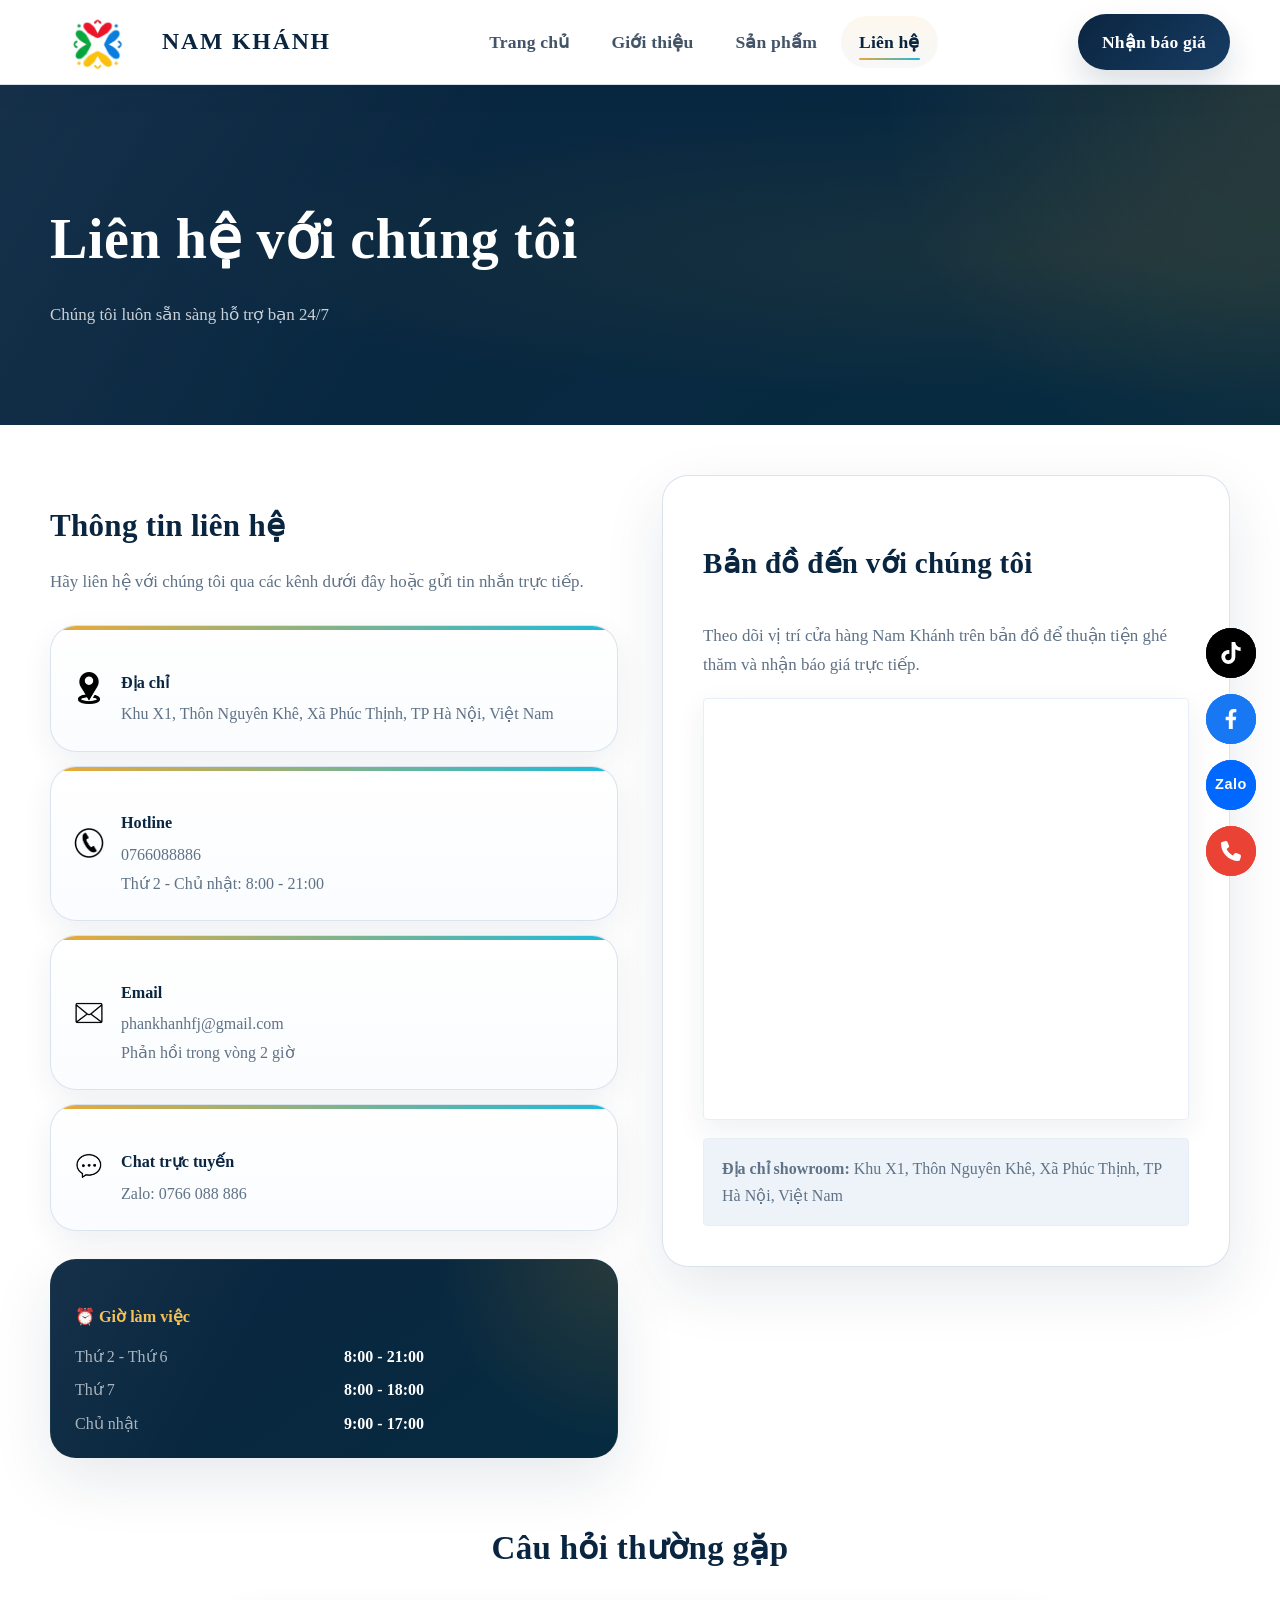
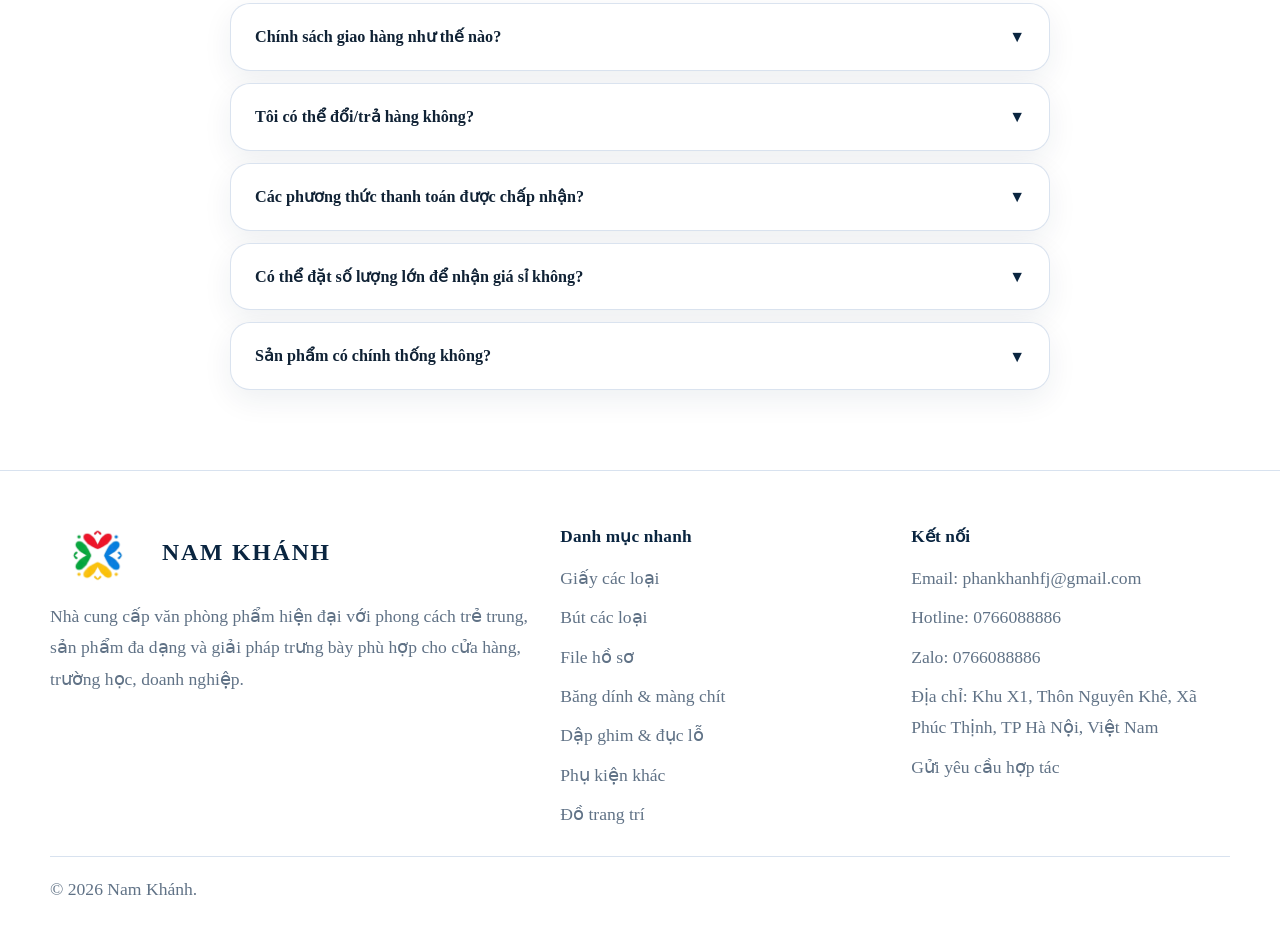
<file: contact.html>
<!DOCTYPE html>
<html lang="vi">

<head>
  <meta charset="UTF-8">
  <meta name="viewport" content="width=device-width, initial-scale=1.0">
  <title>Nam Khánh | Liên hệ</title>
  <link rel="icon" type="image/png" href="assets/images/logo-nam-khánh.png">
  <link rel="stylesheet" href="assets/css/style.css">
</head>

<body>
  <header class="site-header">
    <div class="container navbar">
      <a class="brand" href="index.html">
        <img src="assets/images/logo-nam-khánh.png" alt="Nam Khánh Logo">
        <span>Nam Khánh</span>
      </a>
      <nav class="nav-links" data-mobile-nav>
        <a data-nav href="index.html">Trang chủ</a>
        <a data-nav href="about.html">Giới thiệu</a>
        <a data-nav href="products.html">Sản phẩm</a>
        <a data-nav href="contact.html">Liên hệ</a>
      </nav>
      <div class="nav-actions">
        <a class="btn btn-primary" href="contact.html">Nhận báo giá</a>
        <button class="mobile-toggle" type="button" aria-label="Mở menu" data-mobile-toggle>☰</button>
      </div>
    </div>
  </header>

  <!-- CONTACT HERO -->
  <div class="contact-hero">
    <div class="container">
      <h1>Liên hệ với chúng tôi</h1>
      <p>Chúng tôi luôn sẵn sàng hỗ trợ bạn 24/7</p>
    </div>
  </div>

  <div class="container" style="padding-top:50px; padding-bottom:80px;">
    <div class="nk-contact-layout">

      <!-- THÔNG TIN LIÊN HỆ -->
      <div class="nk-contact-info">
        <h2>Thông tin liên hệ</h2>
        <p class="contact-intro">Hãy liên hệ với chúng tôi qua các kênh dưới đây hoặc gửi tin nhắn trực tiếp.</p>

        <div class="info-cards">
          <div class="info-card">
            <div class="info-icon">
              <img src="ICON/icon địa chỉ.png" alt="Icon Địa chỉ">
            </div>
            <div>
              <h4>Địa chỉ</h4>
              <p>Khu X1, Thôn Nguyên Khê, Xã Phúc Thịnh, TP Hà Nội, Việt Nam</p>
            </div>
          </div>
          <div class="info-card">
            <div class="info-icon">
              <img src="ICON/icon hotline.png" alt="Icon Hotline">
            </div>
            <div>
              <h4>Hotline</h4>
              <p>0766088886<br />Thứ 2 - Chủ nhật: 8:00 - 21:00</p>
            </div>
          </div>
          <div class="info-card">
            <div class="info-icon">
              <img src="ICON/icon email.png" alt="Icon Email">
            </div>
            <div>
              <h4>Email</h4>
              <p>phankhanhfj@gmail.com<br />Phản hồi trong vòng 2 giờ</p>
            </div>
          </div>
          <div class="info-card">
            <div class="info-icon">
              <img src="ICON/icon mess.png" alt="Icon Chat">
            </div>
            <div>
              <h4>Chat trực tuyến</h4>
              <p>Zalo: 0766 088 886</p>
            </div>
          </div>
        </div>

        <div class="working-hours">
          <h4>⏰ Giờ làm việc</h4>
          <div class="hours-grid">
            <span>Thứ 2 - Thứ 6</span><span>8:00 - 21:00</span>
            <span>Thứ 7</span><span>8:00 - 18:00</span>
            <span>Chủ nhật</span><span>9:00 - 17:00</span>
          </div>
        </div>
      </div>

      <!-- BẢN ĐỒ -->
      <div class="contact-form-wrap">
        <div class="contact-form-card map-card">
          <h2>Bản đồ đến với chúng tôi</h2>
          <p class="map-intro">Theo dõi vị trí cửa hàng Nam Khánh trên bản đồ để thuận tiện ghé thăm và nhận báo giá
            trực tiếp.</p>
          <div class="map-frame-wrap">
            <iframe title="Bản đồ Nam Khánh"
              src="https://www.google.com/maps/embed?pb=!1m18!1m12!1m3!1d3729.266070753945!2d105.84525030000001!3d21.175471200000003!2m3!1f0!2f0!3f0!3m2!1i1024!2i768!4f13.1!3m3!1m2!1s0x313501005c97e823%3A0xd517da8e608d53cb!2zQ8O0bmcgVHkgVGVuaCBuYW0gQ2hpIE5o4bq
            1IE5hbSBIw6FuaCwgQ2jhu58gWDEsIFRow7RuIE5ndXllbiBIw6BrLCBQaMO6YyBUaOG7iW5oLCBIw6AgTuG7iWksIFZp4bu7dCBOYW0!5e0!3m2!1svi!2s!4v1713607188711!5m2!1svi!2s"
              loading="lazy" allowfullscreen referrerpolicy="no-referrer-when-downgrade">
            </iframe>
          </div>
          <div class="map-note">
            <strong>Địa chỉ showroom:</strong> Khu X1, Thôn Nguyên Khê, Xã Phúc Thịnh, TP Hà Nội, Việt Nam
          </div>
        </div>
      </div>
    </div>

    <!-- FAQ -->
    <div class="faq-section">
      <h2>Câu hỏi thường gặp</h2>
      <div class="faq-list" id="faqList"></div>
    </div>
  </div>

  <footer class="footer">
    <div class="container">
      <div class="footer-grid">
        <div>
          <div class="brand" style="margin-bottom:14px;">
            <img src="assets/images/logo-nam-khánh.png" alt="Nam Khánh Logo">
            <span>Nam Khánh</span>
          </div>
          <p>Nhà cung cấp văn phòng phẩm hiện đại với phong cách trẻ trung, sản phẩm đa dạng và giải pháp trưng bày phù
            hợp cho cửa hàng, trường học, doanh nghiệp.</p>
        </div>
        <div>
          <h3>Danh mục nhanh</h3>
          <ul>
            <li><a href="products.html">Giấy các loại</a></li>
            <li><a href="products.html">Bút các loại</a></li>
            <li><a href="products.html">File hồ sơ</a></li>
            <li><a href="products.html">Băng dính & màng chít</a></li>
            <li><a href="products.html">Dập ghim & đục lỗ</a></li>
            <li><a href="products.html">Phụ kiện khác</a></li>
            <li><a href="products.html">Đồ trang trí</a></li>
          </ul>
        </div>
        <div>
          <h3>Kết nối</h3>
          <ul>
            <li>Email: phankhanhfj@gmail.com</li>
            <li>Hotline: 0766088886</li>
            <li>Zalo: 0766088886</li>
            <li>Địa chỉ: Khu X1, Thôn Nguyên Khê, Xã Phúc Thịnh, TP Hà Nội, Việt Nam</li>
            <li><a href="contact.html">Gửi yêu cầu hợp tác</a></li>
          </ul>
        </div>
      </div>
      <div class="footer-bottom">
        <span>© 2026 Nam Khánh.</span>
      </div>
    </div>
  </footer>
  <script src="assets/js/main.js"></script>
  <script src="assets/js/contact.js"></script>
  <script>
    const FAQS = [
      { q: 'Chính sách giao hàng như thế nào?', a: 'Chúng tôi hỗ trợ giao hàng toàn quốc. Thời gian giao hàng từ 1-3 ngày làm việc tại Hà Nội và 3-5 ngày với các tỉnh thành khác. Liên hệ để nhận báo giá vận chuyển cho đơn số lượng lớn.' },
      { q: 'Tôi có thể đổi/trả hàng không?', a: 'Bạn có thể đổi trả trong vòng 30 ngày kể từ khi nhận hàng nếu sản phẩm còn nguyên vẹn, chưa sử dụng và có đầy đủ bao bì, hoá đơn.' },
      { q: 'Các phương thức thanh toán được chấp nhận?', a: 'Chúng tôi chấp nhận thanh toán tiền mặt khi nhận hàng (COD), chuyển khoản ngân hàng và thanh toán qua mã QR.' },
      { q: 'Có thể đặt số lượng lớn để nhận giá sỉ không?', a: 'Có! Nam Khánh có chính sách giá sỉ hấp dẫn cho đơn hàng số lượng lớn. Vui lòng liên hệ qua hotline hoặc gửi form để được báo giá cụ thể.' },
      { q: 'Sản phẩm có chính thống không?', a: 'Tất cả sản phẩm của chúng tôi đều là hàng chính hãng, có nguồn gốc xuất xứ rõ ràng từ các nhà phân phối uy tín.' },
    ];

    document.addEventListener('DOMContentLoaded', () => {
      renderFAQ();
    });

    function renderFAQ() {
      document.getElementById('faqList').innerHTML = FAQS.map((f, i) => `
    <div class="faq-item" id="faq-${i}">
      <div class="faq-question" onclick="toggleFAQ(${i})">
        <span>${f.q}</span>
        <span class="faq-arrow">▼</span>
      </div>
      <div class="faq-answer">${f.a}</div>
    </div>`).join('');
    }

    function toggleFAQ(idx) {
      document.getElementById('faq-' + idx).classList.toggle('open');
    }

  </script>
</body>

</html>
</file>
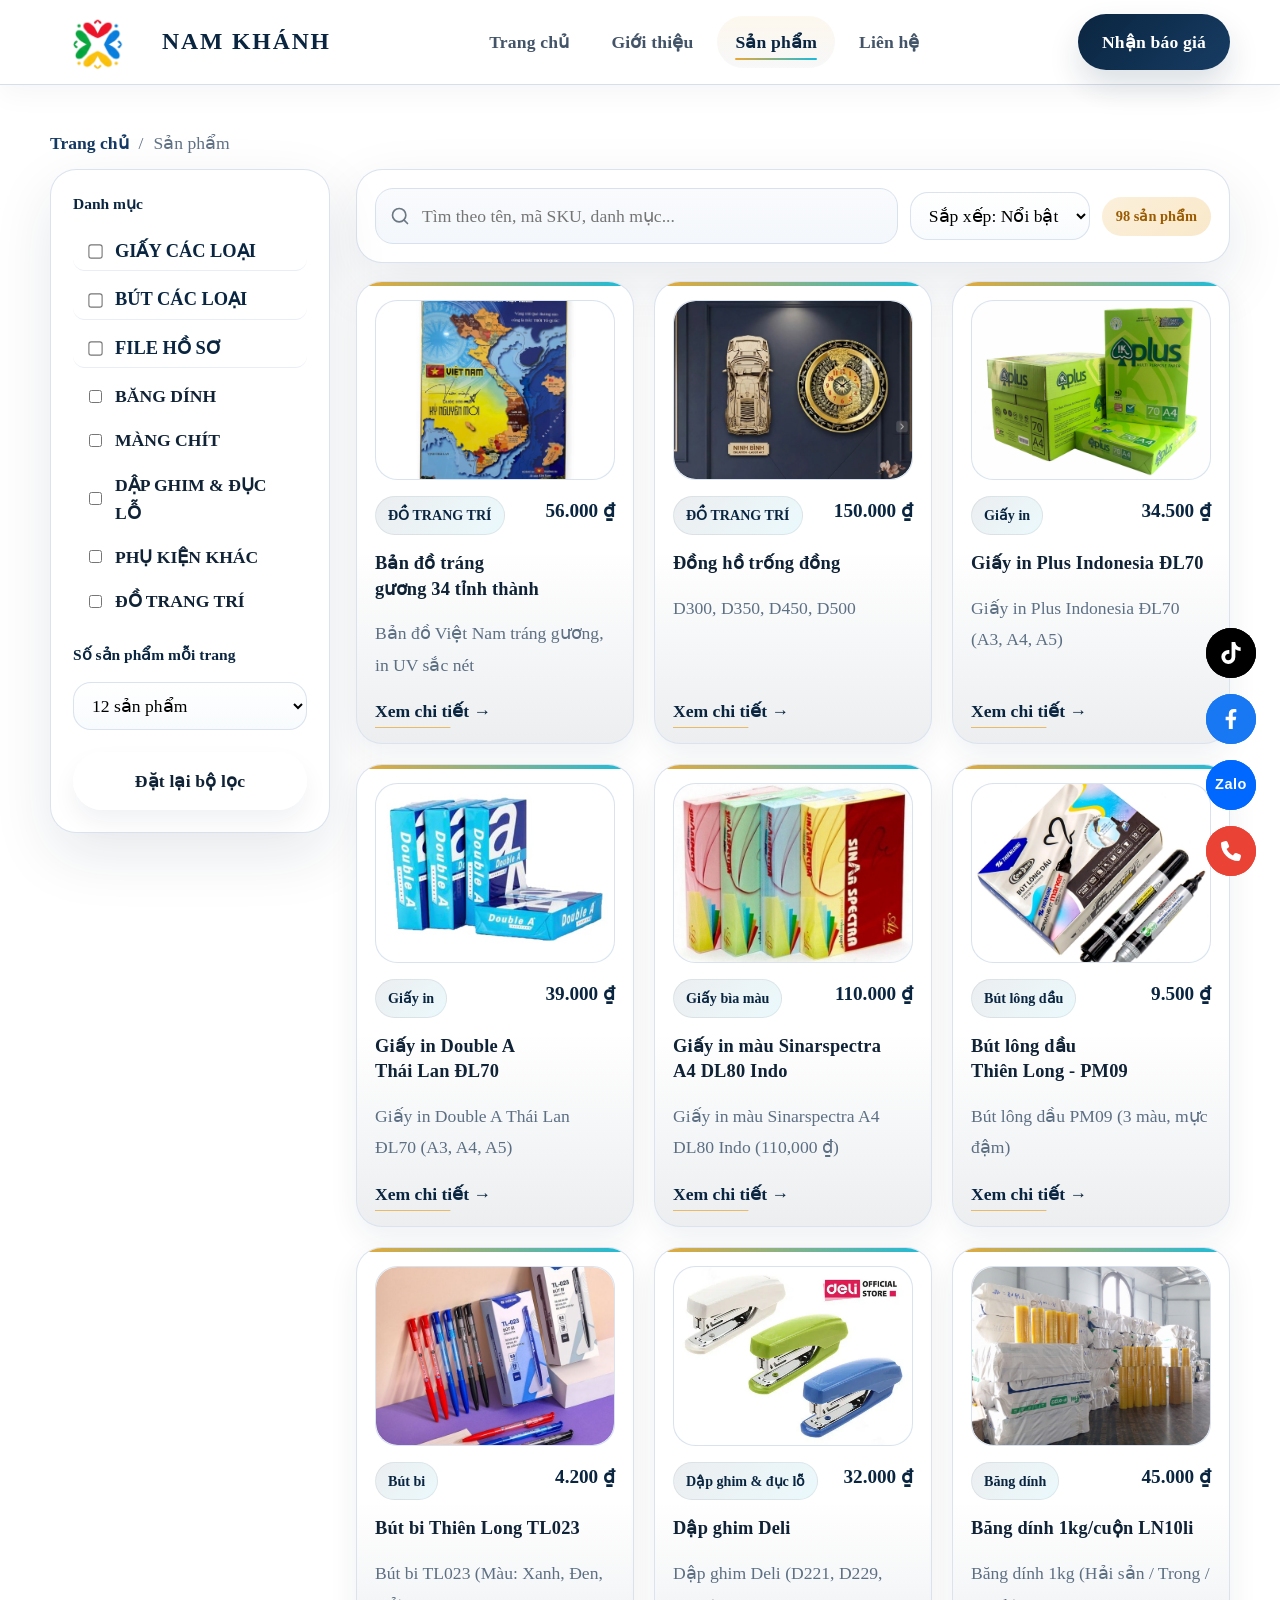
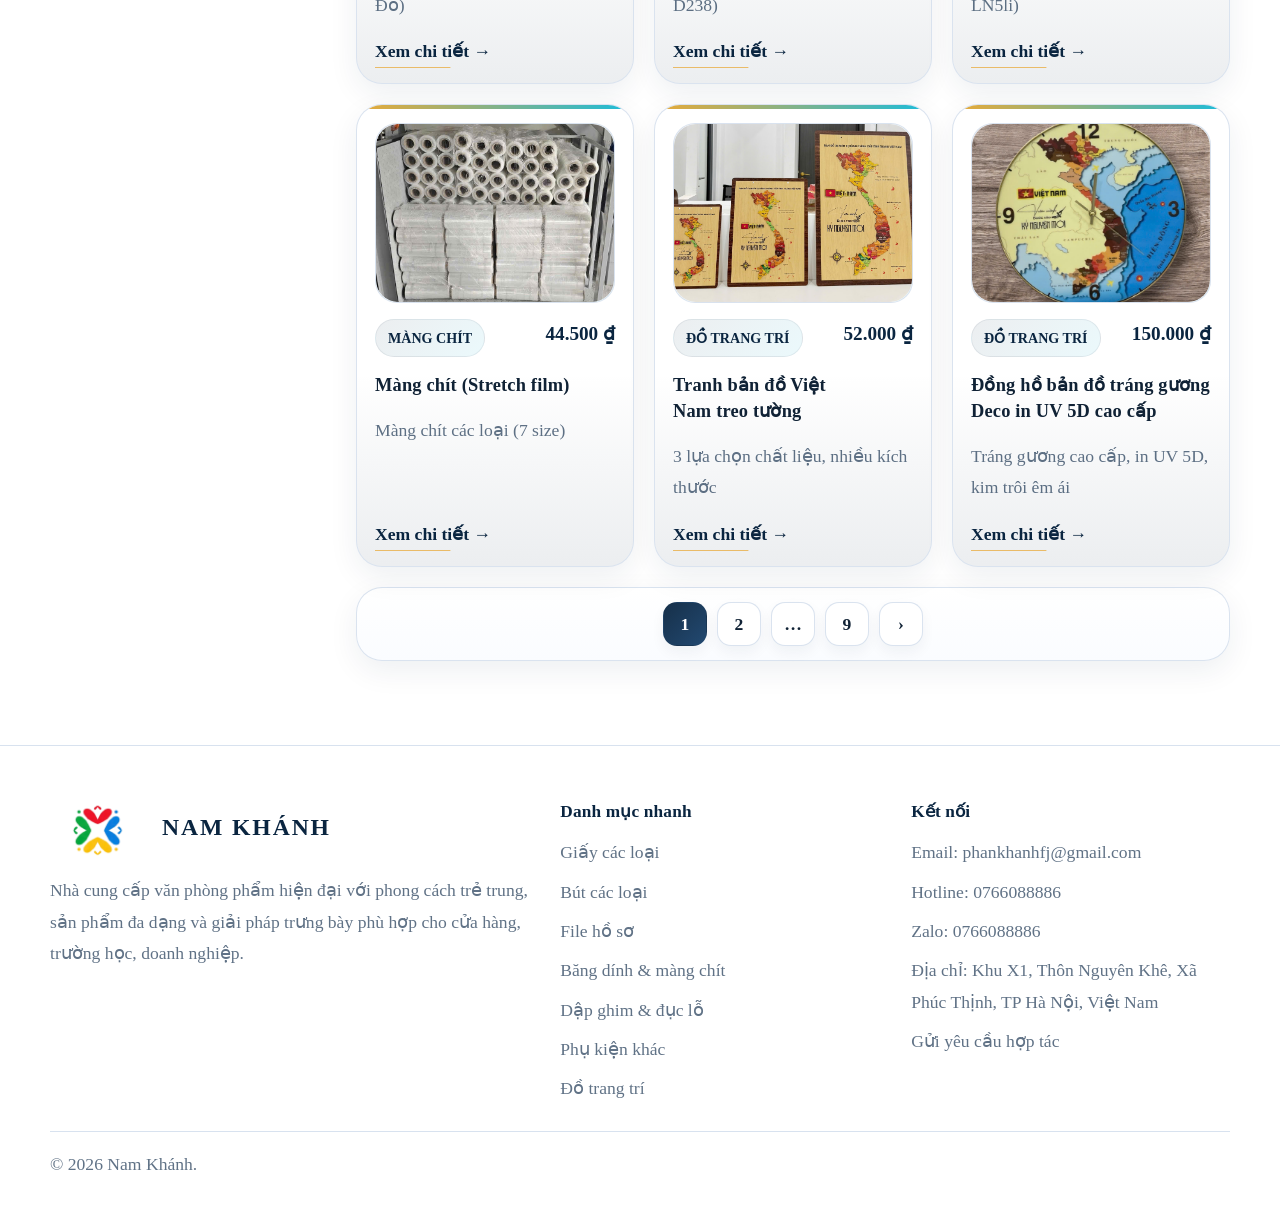
<file: products.html>
<!DOCTYPE html>
<html lang="vi">
<head>
  <meta charset="UTF-8">
  <meta name="viewport" content="width=device-width, initial-scale=1.0">
  <title>Nam Khánh | Sản phẩm</title>
  <link rel="icon" type="image/png" href="assets/images/logo-nam-khánh.png">
  <link rel="stylesheet" href="assets/css/style.css">
</head>
<body>
  <header class="site-header">
    <div class="container navbar">
      <a class="brand" href="index.html">
        <img src="assets/images/logo-nam-khánh.png" alt="Nam Khánh Logo">
        <span>Nam Khánh</span>
      </a>
      <nav class="nav-links" data-mobile-nav>
        <a data-nav href="index.html">Trang chủ</a>
        <a data-nav href="about.html">Giới thiệu</a>
        <a data-nav href="products.html">Sản phẩm</a>
        <a data-nav href="contact.html">Liên hệ</a>
      </nav>
      <div class="nav-actions">
        <a class="btn btn-primary" href="contact.html">Nhận báo giá</a>
        <button class="mobile-toggle" type="button" aria-label="Mở menu" data-mobile-toggle>☰</button>
      </div>
    </div>
  </header>

<main class="section" style="padding-top: 24px;">
  <div class="container">
    <div class="breadcrumb" style="margin-bottom: 12px;"><a href="index.html">Trang chủ</a><span>/</span><span>Sản phẩm</span></div>
    <div class="products-layout" style="margin-top: 0;">
      <aside class="sidebar-panel">
        <div class="filter-group">
          <h4>Danh mục</h4>
          <div data-category-filters class="category-hierarchy">
            <!-- GIẤY CÁC LOẠI -->
            <div class="category-group">
              <label class="filter-label parent-label">
                <input type="checkbox" value="GIẤY CÁC LOẠI" data-category-type="parent">
                <strong>GIẤY CÁC LOẠI</strong>
              </label>
              <div class="child-filters">
                <label class="filter-label child-label">
                  <input type="checkbox" value="Giấy in" data-category-type="child" data-parent="GIẤY CÁC LOẠI">
                  <span>Giấy in</span>
                </label>
                <label class="filter-label child-label">
                  <input type="checkbox" value="Giấy ép plastic" data-category-type="child" data-parent="GIẤY CÁC LOẠI">
                  <span>Giấy ép plastic</span>
                </label>
                <label class="filter-label child-label">
                  <input type="checkbox" value="Giấy decal" data-category-type="child" data-parent="GIẤY CÁC LOẠI">
                  <span>Giấy decal</span>
                </label>
                <label class="filter-label child-label">
                  <input type="checkbox" value="Giấy bìa màu" data-category-type="child" data-parent="GIẤY CÁC LOẠI">
                  <span>Giấy bìa màu</span>
                </label>
              </div>
            </div>

            <!-- BÚT CÁC LOẠI -->
            <div class="category-group">
              <label class="filter-label parent-label">
                <input type="checkbox" value="BÚT CÁC LOẠI" data-category-type="parent">
                <strong>BÚT CÁC LOẠI</strong>
              </label>
              <div class="child-filters">
                <label class="filter-label child-label">
                  <input type="checkbox" value="Bút ký" data-category-type="child" data-parent="BÚT CÁC LOẠI">
                  <span>Bút ký</span>
                </label>
                <label class="filter-label child-label">
                  <input type="checkbox" value="Bút bi" data-category-type="child" data-parent="BÚT CÁC LOẠI">
                  <span>Bút bi</span>
                </label>
                <label class="filter-label child-label">
                  <input type="checkbox" value="Bút xoá" data-category-type="child" data-parent="BÚT CÁC LOẠI">
                  <span>Bút xoá</span>
                </label>
                <label class="filter-label child-label">
                  <input type="checkbox" value="Bút nhớ dòng" data-category-type="child" data-parent="BÚT CÁC LOẠI">
                  <span>Bút nhớ dòng</span>
                </label>
                <label class="filter-label child-label">
                  <input type="checkbox" value="Bút dạ" data-category-type="child" data-parent="BÚT CÁC LOẠI">
                  <span>Bút dạ</span>
                </label>
                <label class="filter-label child-label">
                  <input type="checkbox" value="Bút dạ quang" data-category-type="child" data-parent="BÚT CÁC LOẠI">
                  <span>Bút dạ quang</span>
                </label>
                <label class="filter-label child-label">
                  <input type="checkbox" value="Bút lông dầu" data-category-type="child" data-parent="BÚT CÁC LOẠI">
                  <span>Bút lông dầu</span>
                </label>
                <label class="filter-label child-label">
                  <input type="checkbox" value="Bút lông bảng" data-category-type="child" data-parent="BÚT CÁC LOẠI">
                  <span>Bút lông bảng</span>
                </label>
                <label class="filter-label child-label">
                  <input type="checkbox" value="Bút chì" data-category-type="child" data-parent="BÚT CÁC LOẠI">
                  <span>Bút chì</span>
                </label>
                <label class="filter-label child-label">
                  <input type="checkbox" value="Ruột bút" data-category-type="child" data-parent="BÚT CÁC LOẠI">
                  <span>Ruột bút</span>
                </label>
              </div>
            </div>

            <!-- FILE HỒ SƠ -->
            <div class="category-group">
              <label class="filter-label parent-label">
                <input type="checkbox" value="FILE HỒ SƠ" data-category-type="parent">
                <strong>FILE HỒ SƠ</strong>
              </label>
              <div class="child-filters">
                <label class="filter-label child-label">
                  <input type="checkbox" value="File lá" data-category-type="child" data-parent="FILE HỒ SƠ">
                  <span>File lá</span>
                </label>
                <label class="filter-label child-label">
                  <input type="checkbox" value="File còng" data-category-type="child" data-parent="FILE HỒ SƠ">
                  <span>File còng</span>
                </label>
                <label class="filter-label child-label">
                  <input type="checkbox" value="File hộp" data-category-type="child" data-parent="FILE HỒ SƠ">
                  <span>File hộp</span>
                </label>
                <label class="filter-label child-label">
                  <input type="checkbox" value="Túi khuy và sổ" data-category-type="child" data-parent="FILE HỒ SƠ">
                  <span>Túi khuy và sổ</span>
                </label>
              </div>
            </div>

            <!-- OTHER PARENTS -->
            <label class="filter-label">
              <input type="checkbox" value="Băng dính" data-category-type="parent">
              <strong>BĂNG DÍNH</strong>
            </label>
            <label class="filter-label">
              <input type="checkbox" value="MÀNG CHÍT" data-category-type="parent">
              <strong>MÀNG CHÍT</strong>
            </label>
            <!-- PHỤ KIỆN & THIẾT BỊ KHÁC -->
            <!-- DẬP GHIM & ĐỤC LỖ -->
            <label class="filter-label">
              <input type="checkbox" value="Dập ghim & đục lỗ" data-category-type="parent">
              <strong>DẬP GHIM & ĐỤC LỖ</strong>
            </label>

            <!-- PHỤ KIỆN KHÁC -->
            <label class="filter-label">
              <input type="checkbox" value="Phụ kiện khác" data-category-type="parent">
              <strong>PHỤ KIỆN KHÁC</strong>
            </label>

            <label class="filter-label">
              <input type="checkbox" value="ĐỒ TRANG TRÍ" data-category-type="parent">
              <strong>ĐỒ TRANG TRÍ</strong>
            </label>
          </div>
        </div>
        <div class="filter-group"><h4>Số sản phẩm mỗi trang</h4><select class="select" data-per-page><option value="12">12 sản phẩm</option><option value="18">18 sản phẩm</option><option value="24">24 sản phẩm</option></select></div>
        <button class="btn btn-outline" type="button" data-reset-filters style="width:100%;">Đặt lại bộ lọc</button>
      </aside>
      <section>
        <div class="toolbar">
          <div class="search-box">
            <svg viewBox="0 0 24 24" fill="none" stroke="currentColor" stroke-width="2" stroke-linecap="round" stroke-linejoin="round" style="width: 20px; height: 20px; min-width: 20px; opacity: 0.6;">
              <circle cx="11" cy="11" r="8"></circle>
              <line x1="21" y1="21" x2="16.65" y2="16.65"></line>
            </svg>
            <input type="text" data-search-input placeholder="Tìm theo tên, mã SKU, danh mục...">
          </div>
          <select class="select" data-sort-select><option value="featured">Sắp xếp: Nổi bật</option><option value="price-asc">Giá tăng dần</option><option value="price-desc">Giá giảm dần</option><option value="name-asc">Tên A → Z</option></select>
          <span class="badge" data-result-count>5 sản phẩm</span>
        </div>
        <div class="empty-state hidden" data-empty-state><h3>Không tìm thấy sản phẩm phù hợp</h3><p class="section-desc" style="margin:0 auto;">Bạn hãy thử đổi từ khóa tìm kiếm hoặc bỏ bớt bộ lọc để xem thêm kết quả.</p></div>
        <div class="product-grid" data-product-grid>
          <!-- Products will be dynamically rendered here -->
        </div>

        <div class="pagination" data-pagination></div>
      </section>
    </div>
  </div>
</main>

<footer class="footer">
  <div class="container">
    <div class="footer-grid">
      <div>
        <div class="brand" style="margin-bottom:14px;">
          <img src="assets/images/logo-nam-khánh.png" alt="Nam Khánh Logo">
          <span>Nam Khánh</span>
        </div>
        <p>Nhà cung cấp văn phòng phẩm hiện đại với phong cách trẻ trung, sản phẩm đa dạng và giải pháp trưng bày phù hợp cho cửa hàng, trường học, doanh nghiệp.</p>
      </div>
      <div>
        <h3>Danh mục nhanh</h3>
          <ul>
            <li><a href="products.html">Giấy các loại</a></li>
            <li><a href="products.html">Bút các loại</a></li>
            <li><a href="products.html">File hồ sơ</a></li>
            <li><a href="products.html">Băng dính & màng chít</a></li>
            <li><a href="products.html">Dập ghim & đục lỗ</a></li>
            <li><a href="products.html">Phụ kiện khác</a></li>
            <li><a href="products.html">Đồ trang trí</a></li>
          </ul>
      </div>
      <div>
        <h3>Kết nối</h3>
        <ul>
          <li>Email: phankhanhfj@gmail.com</li>
          <li>Hotline: 0766088886</li>
          <li>Zalo: 0766088886</li>
          <li>Địa chỉ: Khu X1, Thôn Nguyên Khê, Xã Phúc Thịnh, TP Hà Nội, Việt Nam</li>
          <li><a href="contact.html">Gửi yêu cầu hợp tác</a></li>
        </ul>
      </div>
    </div>
    <div class="footer-bottom">
      <span>© 2026 Nam Khánh.</span>
    </div>
  </div>
</footer>
  <script src="assets/js/main.js"></script>
  <script src="assets/js/products-data.js"></script>
  <script src="assets/js/products-page.js"></script>
</body>
</file>
<file: assets/css/style.css>
/* Times New Roman is a system font, no import needed */

* {
  font-family: "Times New Roman", Times, serif;
}

:root {
  --primary: #0a2540;
  --primary-dark: #1a4a7a;
  --secondary: #00b4d8;
  --accent: #e8a020;
  --accent-light: #f5c050;
  --accent-dark: #c87c10;
  --vivid: #00b4d8;
  --text: #0a2540;
  --muted: #4a5a6a;
  --text-soft: #4a5a6a;
  --surface: #ffffff;
  --white: #ffffff;
  --bg: #f8f9fb;
  --bg2: #eef1f6;
  --border: #dce3ef;
  --border-light: #e8edf5;
  --shadow: 0 16px 40px rgba(10, 37, 64, .12);
  --shadow-sm: 0 2px 8px rgba(10, 37, 64, 0.08);
  --shadow-lg: 0 16px 56px rgba(10, 37, 64, 0.16);
  --shadow-gold: 0 4px 20px rgba(232, 160, 32, 0.30);
  --radius-xl: 10px;
  --radius-lg: 6px;
  --radius-md: 4px;
  --radius: 6px;
  --container: min(1180px, calc(100% - 32px));
  --transition: all 0.22s cubic-bezier(0.4, 0, 0.2, 1);
}

* {
  box-sizing: border-box
}

html {
  scroll-behavior: smooth
}

body {
  margin: 0;
  font-family: "Times New Roman", Times, serif;
  font-size: 1.1rem;
  line-height: 1.6;
  color: var(--text);
  background: linear-gradient(180deg, #f7fdff 0%, #eef8fb 100%)
}

img {
  max-width: 100%;
  display: block
}

a {
  text-decoration: none;
  color: inherit
}

button,
input,
select,
textarea {
  font: inherit
}

h1, h2, h3, h4, h5, h6 {
  font-family: "Times New Roman", Times, serif;
  font-weight: 700;
}

button {
  cursor: pointer;
  border: none
}

.container {
  width: var(--container);
  margin: 0 auto
}

.section {
  padding: 72px 0
}

.section-sm {
  padding: 48px 0
}

.section-title {
  font-weight: 800;
  font-family: "Times New Roman", Times, serif;
  font-size: clamp(28px, 4.5vw, 42px);
  line-height: 1.2;
  margin: 0 0 14px
}

.section-desc {
  color: var(--muted);
  margin: 0;
  max-width: 720px;
  font-size: 1.15rem;
  line-height: 1.6
}

.eyebrow {
  display: inline-flex;
  align-items: center;
  gap: 10px;
  padding: 8px 14px;
  border-radius: 999px;
  background: #e8f0fa;
  color: var(--primary-dark);
  font-weight: 700;
  margin-bottom: 16px
}

.eyebrow::before {
  content: "";
  width: 10px;
  height: 10px;
  border-radius: 50%;
  background: var(--secondary)
}

.site-header {
  position: sticky;
  top: 0;
  z-index: 100;
  backdrop-filter: blur(16px);
  background: rgba(255, 255, 255, .78);
  border-bottom: 1px solid rgba(216, 231, 239, .8)
}

.navbar {
  display: flex;
  align-items: center;
  justify-content: space-between;
  min-height: 78px;
  gap: 20px
}

.brand {
  display: flex;
  align-items: center;
  gap: 12px;
  font-family: "Times New Roman", Times, serif;
  font-weight: 800;
  font-size: 1.25rem
}

.brand img {
  width: 48px;
  height: 48px
}

.nav-links {
  display: flex;
  align-items: center;
  gap: 10px;
  flex-wrap: wrap
}

.nav-links a {
  padding: 12px 18px;
  border-radius: 4px;
  color: var(--muted);
  font-weight: 600;
  font-size: 1.1rem;
  transition: .25s ease
}

.nav-links a:hover,
.nav-links a.active {
  color: var(--primary-dark);
  background: #e8f0fa
}

.nav-actions {
  display: flex;
  align-items: center;
  gap: 12px
}

.mobile-toggle {
  display: none;
  width: 48px;
  height: 48px;
  border-radius: 4px;
  background: #eef1f6;
  color: var(--text);
  font-size: 1.34rem
}

.btn {
  display: inline-flex;
  align-items: center;
  justify-content: center;
  gap: 10px;
  padding: 14px 22px;
  border-radius: 10px;
  font-weight: 700;
  transition: .25s ease;
  box-shadow: var(--shadow)
}

.btn-primary {
  background: linear-gradient(135deg, var(--primary), var(--primary-dark));
  color: #fff
}

.btn-primary:hover {
  transform: translateY(-2px)
}

.btn-outline {
  border: 1px solid var(--border);
  background: #fff;
  color: var(--text);
  box-shadow: none
}

.btn-outline:hover {
  border-color: var(--primary);
  color: var(--primary-dark)
}

.hero {
  padding: 56px 0 40px
}

.hero-grid {
  display: grid;
  grid-template-columns: 1.1fr .9fr;
  gap: 36px;
  align-items: center
}

.hero-card {
  background: linear-gradient(135deg, #ffffff 0%, #eef1f6 100%);
  border: 1px solid rgba(216, 231, 239, .8);
  border-radius: var(--radius-xl);
  padding: clamp(24px, 4vw, 42px);
  box-shadow: var(--shadow)
}

.hero h1 {
  margin: 0 0 18px;
  font-family: "Times New Roman", Times, serif;
  font-weight: 800;
  font-size: clamp(36px, 5.5vw, 60px);
  line-height: 1.1
}

.hero p {
  color: var(--muted);
  font-size: 1.2rem;
  line-height: 1.7;
  margin: 0 0 28px;
  max-width: 640px
}

.hero-actions {
  display: flex;
  gap: 14px;
  flex-wrap: wrap;
  margin-bottom: 26px
}

.hero-stats {
  display: grid;
  grid-template-columns: repeat(3, 1fr);
  gap: 14px
}

.stat {
  background: #fff;
  border: 1px solid var(--border);
  border-radius: 18px;
  padding: 18px
}

.stat strong {
  display: block;
  font-size: 1.5rem;
  margin-bottom: 6px
}

.stat span {
  color: var(--muted);
  font-size: 1.05rem
}

.hero-visual {
  position: relative;
  min-height: 100%
}

.hero-visual img {
  width: 100%;
  height: auto;
  border-radius: var(--radius-xl);
  box-shadow: var(--shadow)
}

.floating-card {
  position: absolute;
  background: #fff;
  border: 1px solid var(--border);
  box-shadow: var(--shadow);
  border-radius: 18px;
  padding: 16px 18px;
  max-width: 220px
}

.floating-card.top {
  top: 24px;
  left: -22px
}

.floating-card.bottom {
  right: -18px;
  bottom: 20px
}

.floating-card strong {
  display: block;
  margin-bottom: 6px
}

.floating-card span {
  color: var(--muted);
  font-size: .92rem;
  line-height: 1.6
}

.grid-3 {
  display: grid;
  grid-template-columns: repeat(3, 1fr);
  gap: 22px
}

.grid-4 {
  display: grid;
  grid-template-columns: repeat(4, 1fr);
  gap: 22px
}

.feature-card,
.value-card,
.product-card,
.contact-card,
.story-card,
.category-card,
.metric-card {
  background: #fff;
  border: 1px solid var(--border);
  border-radius: 22px;
  padding: 22px;
  box-shadow: var(--shadow)
}

.feature-card img,
.category-card img {
  width: 100%;
  border-radius: 18px;
  margin-bottom: 18px
}

.feature-card h3,
.value-card h3,
.story-card h3,
.contact-card h3,
.category-card h3 {
  margin: 0 0 10px;
  font-size: 1.35rem
}

.feature-card p,
.value-card p,
.story-card p,
.contact-card p,
.category-card p {
  margin: 0;
  color: var(--muted);
  line-height: 1.7
}

.highlight-band {
  background: linear-gradient(135deg, var(--primary) 0%, var(--primary-dark) 100%);
  color: #fff;
  border-radius: 30px;
  padding: 32px;
  display: grid;
  grid-template-columns: 1.2fr .8fr;
  gap: 24px;
  align-items: center;
  box-shadow: var(--shadow)
}

.highlight-band p {
  line-height: 1.8;
  opacity: .95
}

.metric-list {
  display: grid;
  grid-template-columns: repeat(2, 1fr);
  gap: 16px
}

.metric-card {
  background: rgba(255, 255, 255, .16);
  border: 1px solid rgba(255, 255, 255, .22);
  color: #fff
}

.metric-card strong {
  font-size: 1.75rem;
  display: block;
  margin-bottom: 4px
}

.metric-card span {
  opacity: .92
}

.section-head {
  display: flex;
  align-items: end;
  justify-content: space-between;
  gap: 18px;
  flex-wrap: wrap;
  margin-bottom: 26px
}

.badge {
  display: inline-flex;
  align-items: center;
  gap: 8px;
  padding: 7px 12px;
  background: #fff4ef;
  color: #f36b3f;
  border-radius: 4px;
  font-size: .9rem;
  font-weight: 700
}

.products-layout {
  display: grid;
  grid-template-columns: 280px 1fr;
  gap: 26px;
  align-items: start
}

.sidebar-panel,
.toolbar,
.pagination,
.empty-state {
  background: #fff;
  border: 1px solid var(--border);
  border-radius: 22px;
  box-shadow: var(--shadow)
}

.sidebar-panel {
  padding: 22px;
  position: sticky;
  top: 102px
}

.filter-group {
  display: grid;
  gap: 12px;
  margin-bottom: 22px
}

.filter-group h4 {
  margin: 0 0 4px;
  font-size: 1.1rem;
}

.filter-label {
  display: flex;
  align-items: center;
  gap: 10px;
  color: var(--text);
  font-weight: 600;
  transition: color 0.15s ease;
  cursor: pointer;
  font-size: 1.1rem;
}

.filter-label strong,
.filter-label span {
  color: inherit;
  font-family: "Times New Roman", Times, serif;
}

.filter-label:hover {
  color: var(--primary);
}

.filter-label input {
  accent-color: var(--primary)
}

.toolbar {
  padding: 18px;
  display: flex;
  gap: 12px;
  align-items: center;
  justify-content: space-between;
  flex-wrap: wrap;
  margin-bottom: 18px
}

.search-box {
  flex: 1 1 280px;
  display: flex;
  align-items: center;
  gap: 10px;
  background: #f8f9fb;
  border: 1px solid var(--border);
  border-radius: 16px;
  padding: 12px 14px
}

.search-box input {
  flex: 1;
  border: none;
  background: transparent;
  outline: none;
  color: var(--text)
}

.select {
  min-width: 180px;
  border: 1px solid var(--border);
  border-radius: 16px;
  padding: 12px 14px;
  background: #fff
}

.product-grid {
  display: grid;
  grid-template-columns: repeat(3, 1fr);
  gap: 20px
}

.product-card {
  padding: 16px;
  display: flex;
  flex-direction: column;
  gap: 16px;
  min-height: 100%
}

.product-thumb {
  aspect-ratio: 4/3;
  border-radius: 18px;
  overflow: hidden;
  background: #eef1f6;
  border: 1px solid #dce3ef;
  padding: 0;
}

.product-thumb img {
  width: 100%;
  height: 100%;
  object-fit: cover;
  border-radius: 18px
}

.product-meta {
  display: flex;
  justify-content: space-between;
  align-items: center;
  gap: 12px;
  flex-wrap: wrap
}

.product-category {
  padding: 7px 12px;
  border-radius: 999px;
  background: #e8f0fa;
  color: var(--primary-dark);
  font-size: .88rem;
  font-weight: 700
}

.price {
  font-weight: 800;
  font-size: 1.25rem;
  color: var(--primary-dark)
}

.product-card h3 {
  font-size: 1.15rem;
  line-height: 1.4;
  margin: 0
}

.product-card p {
  margin: 0;
  color: var(--muted);
  line-height: 1.65
}

.product-actions {
  display: flex;
  gap: 12px;
  align-items: center;
  justify-content: flex-start;
  margin-top: auto
}

.link-btn {
  color: var(--primary-dark);
  font-weight: 700;
  display: inline-flex;
  align-items: center;
  gap: 8px
}

.pagination {
  margin-top: 20px;
  padding: 12px;
  display: flex;
  justify-content: center;
  gap: 10px;
  flex-wrap: wrap
}

.page-btn {
  min-width: 44px;
  height: 44px;
  border-radius: 4px;
  border: 1px solid var(--border);
  background: #fff;
  font-weight: 700;
  color: var(--text)
}

.page-btn.active,
.page-btn:hover {
  background: #e8f0fa;
  color: var(--primary-dark);
  border-color: #afe6dc
}

.empty-state {
  text-align: center;
  padding: 34px
}

.empty-state h3 {
  margin: 0 0 8px
}

.detail-layout {
  display: grid;
  grid-template-columns: 1fr 1fr;
  gap: 32px;
  align-items: start
}

.detail-gallery,
.detail-info {
  background: #fff;
  border: 1px solid var(--border);
  border-radius: 24px;
  box-shadow: var(--shadow);
  padding: 24px
}

.detail-gallery img {
  width: 100%;
  border-radius: 22px
}

.detail-gallery {
  display: grid;
  gap: 16px
}

.detail-main-image {
  border-radius: 22px;
  overflow: hidden;
  border: 1px solid var(--border);
  background: #f8f9fb;
  display: flex;
  align-items: center;
  justify-content: center;
  max-height: 500px;
  padding: 0;
}

.detail-main-image img {
  width: 100%;
  height: 100%;
  object-fit: cover;
  border-radius: 22px;
  max-height: 500px
}

.detail-thumbs {
  display: grid;
  grid-template-columns: repeat(auto-fill, minmax(70px, 110px));
  gap: 10px;
  justify-content: start
}

.detail-thumb {
  padding: 0;
  border: 1px solid #eee;
  background: #fff;
  border-radius: 14px;
  cursor: pointer;
  overflow: hidden;
  transition: all .3s ease;
  aspect-ratio: 1/1;
  max-width: 110px
}

.detail-thumb img {
  width: 100%;
  height: 100%;
  object-fit: cover;
  border-radius: 10px;
  display: block
}

.detail-thumb.is-active {
  border-color: var(--primary)
}

.detail-thumb:focus-visible {
  outline: 3px solid rgba(0, 180, 216, .2);
  outline-offset: 2px
}

.info-list {
  display: grid;
  grid-template-columns: repeat(2, 1fr);
  gap: 14px;
  margin: 20px 0
}

.info-item {
  background: #f8f9fb;
  border: 1px solid var(--border);
  padding: 14px;
  border-radius: 16px
}

.info-item strong {
  display: block;
  margin-bottom: 6px
}

.tags {
  display: flex;
  gap: 10px;
  flex-wrap: wrap
}

.tag {
  padding: 8px 12px;
  border-radius: 4px;
  background: #eef1f6;
  color: var(--muted);
  font-weight: 700;
  font-size: .9rem
}

.variant-tag {
  cursor: pointer;
  transition: background .18s, color .18s
}

.variant-tag.is-active {
  background: var(--primary);
  color: #fff
}

.variant-tag:hover:not(.is-active) {
  background: #d1d7e6
}

.contact-layout {
  display: grid;
  grid-template-columns: .95fr 1.05fr;
  gap: 28px
}

.contact-card img {
  border-radius: 20px;
  margin-top: 18px
}

.form {
  background: #fff;
  border: 1px solid var(--border);
  border-radius: 24px;
  box-shadow: var(--shadow);
  padding: 24px
}

.form-grid {
  display: grid;
  grid-template-columns: repeat(2, 1fr);
  gap: 16px
}

.field {
  display: grid;
  gap: 8px
}

.field label {
  font-weight: 700
}

.field input,
.field select,
.field textarea {
  border: 1px solid var(--border);
  border-radius: 16px;
  padding: 14px 16px;
  background: #f8f9fb;
  outline: none
}

.field input:focus,
.field select:focus,
.field textarea:focus {
  border-color: #00b4d8;
  box-shadow: 0 0 0 4px rgba(0, 180, 216, .12)
}

.field.full {
  grid-column: 1/-1
}

.notice {
  margin-top: 14px;
  padding: 14px 16px;
  border-radius: 16px;
  font-weight: 700;
  display: none
}

.notice.success {
  display: block;
  background: #e8f0fa;
  color: var(--primary-dark)
}

.notice.error {
  display: block;
  background: #fff1ec;
  color: #de5b30
}

.timeline {
  display: grid;
  gap: 18px
}

.timeline-item {
  display: grid;
  grid-template-columns: 72px 1fr;
  gap: 16px;
  align-items: start;
  background: #fff;
  border: 1px solid var(--border);
  border-radius: 22px;
  padding: 20px;
  box-shadow: var(--shadow)
}

.timeline-year {
  background: linear-gradient(135deg, var(--primary), var(--primary-dark));
  color: #fff;
  border-radius: 16px;
  text-align: center;
  padding: 16px 10px;
  font-weight: 800
}

.cta-box {
  margin-top: 28px;
  background: linear-gradient(135deg, rgba(232, 160, 32, 0.12), #fff);
  border: 1px solid rgba(232, 160, 32, 0.3);
  border-radius: 10px;
  padding: 22px
}

.footer {
  padding: 28px 0 34px;
  border-top: 1px solid var(--border);
  background: #fff
}

.footer-grid {
  display: grid;
  grid-template-columns: 1.2fr .8fr .8fr;
  gap: 24px
}

.footer p,
.footer li,
.footer a {
  color: var(--muted);
  line-height: 1.7
}

.footer ul {
  list-style: none;
  padding: 0;
  margin: 0;
  display: grid;
  gap: 8px
}

.footer-bottom {
  margin-top: 18px;
  padding-top: 18px;
  border-top: 1px solid var(--border);
  display: flex;
  justify-content: space-between;
  gap: 16px;
  flex-wrap: wrap;
  color: var(--muted)
}

.breadcrumb {
  display: flex;
  gap: 10px;
  flex-wrap: wrap;
  color: var(--muted);
  margin: 20px 0 12px
}

.breadcrumb a {
  color: var(--primary-dark);
  font-weight: 700
}

.banner {
  background: linear-gradient(135deg, rgba(10, 37, 64, 0.05), #ffffff);
  border: 1px solid var(--border);
  border-radius: 26px;
  padding: 30px;
  box-shadow: var(--shadow)
}

.banner p {
  color: var(--muted);
  line-height: 1.7
}

.small-muted {
  color: var(--muted);
  font-size: .95rem
}

.text-center {
  text-align: center
}

.hidden {
  display: none !important
}

@media (max-width:1080px) {

  .hero-grid,
  .detail-layout,
  .contact-layout,
  .products-layout,
  .highlight-band,
  .footer-grid {
    grid-template-columns: 1fr
  }

  .product-grid,
  .grid-4 {
    grid-template-columns: repeat(2, 1fr)
  }

  .grid-3 {
    grid-template-columns: 1fr
  }

  .sidebar-panel {
    position: static
  }

  .hero-stats,
  .metric-list,
  .form-grid,
  .info-list {
    grid-template-columns: repeat(2, 1fr)
  }
}

@media (max-width:760px) {
  .navbar {
    min-height: 74px
  }

  .mobile-toggle {
    display: inline-flex;
    align-items: center;
    justify-content: center
  }

  .nav-links {
    display: none;
    position: absolute;
    left: 16px;
    right: 16px;
    top: 86px;
    flex-direction: column;
    align-items: stretch;
    background: #fff;
    padding: 14px;
    border: 1px solid var(--border);
    border-radius: 22px;
    box-shadow: var(--shadow)
  }

  .nav-links.open {
    display: flex
  }

  .nav-actions .btn {
    display: none
  }

  .hero h1 {
    font-size: 2.25rem
  }

  .hero-stats,
  .metric-list,
  .product-grid,
  .grid-4,
  .form-grid,
  .info-list {
    grid-template-columns: 1fr
  }

  .detail-thumbs {
    grid-template-columns: repeat(3, minmax(0, 1fr))
  }

  .floating-card {
    position: static;
    max-width: none;
    margin-top: 14px
  }

  .section {
    padding: 60px 0
  }
}

/* =============================================
   NAMKHANH-STYLE COMPONENTS
   ============================================= */

/* Font override */
body {
  font-family: 'Outfit', sans-serif;
}

h1,
h2,
h3 {
  font-family: 'Playfair Display', serif;
}

/* ===== HERO FULL-BLEED ===== */
.hero-full {
  position: relative;
  min-height: 620px;
  display: flex;
  align-items: center;
  padding: 80px 60px;
  overflow: hidden;
}

.hero-bg-img {
  position: absolute;
  inset: 0;
  width: 100%;
  height: 100%;
  object-fit: cover;
}

.hero-overlay {
  position: absolute;
  inset: 0;
  background: linear-gradient(110deg, rgba(10, 37, 64, 0.90) 45%, rgba(10, 37, 64, 0.45) 100%);
}

.hero-content {
  position: relative;
  z-index: 2;
  color: #fff;
  max-width: 600px;
}

.hero-eyebrow {
  font-size: 11px;
  font-weight: 700;
  letter-spacing: 3px;
  color: var(--accent-light);
  text-transform: uppercase;
  margin-bottom: 24px;
  display: flex;
  align-items: center;
  gap: 12px;
}

.hero-eyebrow::before {
  content: '';
  width: 32px;
  height: 2px;
  background: var(--accent);
}

.hero-content h1 {
  font-family: 'Playfair Display', serif;
  font-size: 64px;
  line-height: 1.08;
  margin-bottom: 22px;
  color: #fff;
  font-weight: 700;
}

.hero-content h1 span {
  color: var(--accent-light);
}

.hero-sub {
  font-size: 16px;
  color: rgba(255, 255, 255, 0.72);
  line-height: 1.8;
  margin-bottom: 38px;
  max-width: 480px;
}

.hero-btns {
  display: flex;
  gap: 14px;
  flex-wrap: wrap;
  margin-bottom: 36px;
}

.hero-trust {
  display: flex;
  gap: 24px;
}

.hero-trust span {
  font-size: 13px;
  color: rgba(255, 255, 255, 0.65);
  font-weight: 500;
}

/* ===== STATS ===== */
.stats-section {
  background: var(--white);
  padding: 48px 0;
  border-bottom: 1px solid var(--border-light);
}

.stats-grid {
  display: grid;
  grid-template-columns: repeat(4, 1fr);
  gap: 20px;
  text-align: center;
}

.stat-item {
  padding: 12px;
  position: relative;
}

.stat-item:not(:last-child)::after {
  content: '';
  position: absolute;
  right: 0;
  top: 20%;
  bottom: 20%;
  width: 1px;
  background: var(--border-light);
}

.stat-num {
  font-family: 'Playfair Display', serif;
  font-size: 44px;
  font-weight: 700;
  color: var(--primary);
  line-height: 1;
}

.stat-label {
  font-size: 13px;
  color: var(--text-soft);
  margin-top: 6px;
  font-weight: 500;
}

/* ===== SECTION HEADER (namkhanh style) ===== */
.nk-section {
  padding: 72px 0;
}

.nk-section.bg-light {
  background: var(--bg2);
}

.section-label {
  font-size: 10px;
  font-weight: 700;
  color: var(--vivid);
  letter-spacing: 3px;
  text-transform: uppercase;
  margin-bottom: 8px;
  display: block;
}

.nk-section-header {
  display: flex;
  align-items: flex-end;
  justify-content: space-between;
  margin-bottom: 36px;
}

.nk-section-header h2 {
  font-family: 'Playfair Display', serif;
  font-size: 34px;
  color: var(--primary);
  font-weight: 700;
  margin: 0;
}

.see-all {
  color: var(--primary);
  text-decoration: none;
  font-size: 13px;
  font-weight: 600;
  letter-spacing: 0.5px;
  padding-bottom: 4px;
  border-bottom: 1.5px solid var(--accent);
  transition: color 0.2s;
  white-space: nowrap;
}

.see-all:hover {
  color: var(--vivid);
  border-bottom-color: var(--vivid);
}

/* ===== CATEGORY GRID ===== */
.cat-grid {
  display: grid;
  grid-template-columns: repeat(6, 1fr);
  gap: 16px;
}

.cat-card {
  background: var(--white);
  border-radius: var(--radius);
  text-decoration: none;
  color: var(--text);
  border: 1.5px solid var(--border-light);
  transition: var(--transition);
  overflow: hidden;
  display: flex;
  flex-direction: column;
}

.cat-card:hover {
  border-color: var(--vivid);
  transform: translateY(-4px);
  box-shadow: var(--shadow);
}

.cat-img-wrap {
  aspect-ratio: 1;
  overflow: hidden;
}

.cat-img-wrap img {
  width: 100%;
  height: 100%;
  object-fit: cover;
  transition: transform 0.4s ease;
}

.cat-card:hover .cat-img-wrap img {
  transform: scale(1.08);
}

.cat-card span {
  display: block;
  font-size: 13px;
  font-weight: 600;
  color: var(--text);
  padding: 12px 14px;
  text-align: center;
}

.cat-card:hover span {
  color: var(--vivid);
}

/* ===== FEATURE STRIP ===== */
.feature-strip {
  background: var(--primary);
  padding: 44px 0;
  border-top: 2px solid var(--accent);
  border-bottom: 2px solid var(--accent);
}

.feature-strip-grid {
  display: grid;
  grid-template-columns: repeat(4, 1fr);
  gap: 32px;
}

.feature-item {
  display: flex;
  align-items: flex-start;
  gap: 16px;
  color: rgba(255, 255, 255, 0.9);
}

.feature-icon {
  font-size: 28px;
  flex-shrink: 0;
  margin-top: 2px;
}

.feature-title {
  font-size: 15px;
  font-weight: 700;
  margin-bottom: 4px;
  color: var(--white);
}

.feature-desc {
  font-size: 13px;
  color: rgba(255, 255, 255, 0.6);
  line-height: 1.5;
}

/* ===== PROMO BANNER ===== */
.promo-banner {
  position: relative;
  min-height: 380px;
  display: flex;
  align-items: center;
  overflow: hidden;
}

.promo-bg {
  position: absolute;
  inset: 0;
}

.promo-bg img {
  width: 100%;
  height: 100%;
  object-fit: cover;
}

.promo-overlay {
  position: absolute;
  inset: 0;
  background: linear-gradient(90deg, rgba(10, 37, 64, 0.93) 50%, rgba(10, 37, 64, 0.5) 100%);
}

.promo-content {
  position: relative;
  z-index: 2;
  color: #fff;
  max-width: 520px;
}

.promo-badge {
  display: inline-block;
  background: var(--accent);
  color: var(--primary);
  font-size: 10px;
  font-weight: 800;
  letter-spacing: 2px;
  padding: 5px 14px;
  border-radius: 2px;
  margin-bottom: 20px;
}

.promo-content h3 {
  font-family: 'Playfair Display', serif;
  font-size: 48px;
  line-height: 1.1;
  font-weight: 700;
  margin-bottom: 16px;
  color: #fff;
}

.promo-content p {
  font-size: 15px;
  color: rgba(255, 255, 255, 0.72);
  line-height: 1.75;
  margin-bottom: 30px;
  max-width: 380px;
}

/* ===== HERO BUTTONS (namkhanh style) ===== */
.btn-nk-accent {
  background: linear-gradient(135deg, var(--accent) 0%, #f5a623 100%);
  color: var(--primary);
  border: none;
  border-radius: 4px;
  cursor: pointer;
  font-family: 'Outfit', sans-serif;
  font-weight: 700;
  font-size: 15px;
  padding: 14px 36px;
  letter-spacing: 0.3px;
  transition: var(--transition);
  box-shadow: var(--shadow-gold);
  text-decoration: none;
  display: inline-flex;
  align-items: center;
}

.btn-nk-accent:hover {
  background: linear-gradient(135deg, var(--accent-light) 0%, #f7b84b 100%);
  transform: translateY(-2px);
}

.btn-nk-outline {
  background: transparent;
  border: 2px solid rgba(255, 255, 255, 0.6);
  color: rgba(255, 255, 255, 0.9);
  border-radius: 4px;
  cursor: pointer;
  font-family: 'Outfit', sans-serif;
  font-weight: 700;
  font-size: 15px;
  padding: 14px 32px;
  letter-spacing: 0.3px;
  transition: var(--transition);
  text-decoration: none;
  display: inline-flex;
  align-items: center;
}

.btn-nk-outline:hover {
  background: rgba(255, 255, 255, 0.1);
  border-color: rgba(255, 255, 255, 0.9);
}

.btn-nk-primary {
  background: var(--primary);
  color: var(--white);
  border: none;
  border-radius: 4px;
  cursor: pointer;
  font-family: 'Outfit', sans-serif;
  font-weight: 700;
  font-size: 15px;
  padding: 14px 28px;
  transition: var(--transition);
  text-decoration: none;
  display: inline-flex;
  align-items: center;
}

.btn-nk-primary:hover {
  background: var(--primary-dark);
  transform: translateY(-2px);
}

/* ===== FLIPBOOK ===== */
.flipbook-wrap {
  width: 100%;
  background: #1a1f2e;
  border-radius: 18px;
  overflow: hidden;
  box-shadow: 0 24px 60px rgba(10,37,64,0.28);
  position: relative;
  display: flex;
  flex-direction: column;
  align-items: center;
  padding: 24px 0 0;
}

.flipbook-container {
  width: 100%;
  position: relative;
  display: flex;
  justify-content: center;
}

/* Loading */
.fb-loading {
  display: flex;
  flex-direction: column;
  align-items: center;
  justify-content: center;
  gap: 16px;
  padding: 80px 20px;
  color: rgba(255,255,255,0.7);
  font-size: 1.01rem;
  width: 100%;
}

.fb-spinner {
  width: 44px;
  height: 44px;
  border: 4px solid rgba(255,255,255,0.15);
  border-top-color: var(--accent);
  border-radius: 50%;
  animation: fb-spin 0.8s linear infinite;
}

@keyframes fb-spin {
  to { transform: rotate(360deg); }
}

/* Controls */
.fb-controls {
  display: flex;
  align-items: center;
  justify-content: center;
  gap: 16px;
  background: #1a1f2e;
  padding: 14px 24px 18px;
  border-radius: 0 0 18px 18px;
  width: 100%;
}

.fb-btn {
  background: rgba(255,255,255,0.1);
  border: 1px solid rgba(255,255,255,0.18);
  color: #fff;
  border-radius: 8px;
  width: 42px;
  height: 42px;
  font-size: 1.4rem;
  cursor: pointer;
  display: flex;
  align-items: center;
  justify-content: center;
  transition: background 0.18s;
  line-height: 1;
}

.fb-btn:hover {
  background: rgba(255,255,255,0.22);
}

.fb-full {
  font-size: 1.1rem;
  margin-left: 8px;
}

.fb-page-info {
  color: rgba(255,255,255,0.72);
  font-size: 1rem;
  min-width: 80px;
  text-align: center;
  font-weight: 600;
}

/* Error */
.fb-error {
  padding: 40px;
  text-align: center;
  color: rgba(255,255,255,0.6);
  font-size: 1rem;
}

.fb-error a {
  color: var(--accent-light);
  text-decoration: underline;
}

/* ===== CONTACT HERO ===== */
.contact-hero {
  background: linear-gradient(140deg, var(--primary) 0%, #062b40 100%);
  padding: 54px 0 64px;
  color: var(--white);
  position: relative;
  overflow: hidden;
}

.contact-hero::before {
  content: '';
  position: absolute;
  inset: 0;
  background: radial-gradient(ellipse at 80% 50%, rgba(232, 160, 32, 0.08) 0%, transparent 60%);
}

.contact-hero h1 {
  font-family: "Times New Roman", Times, serif;
  font-size: clamp(36px, 4.8vw, 50px);
  margin-bottom: 10px;
  position: relative;
}

.contact-hero p {
  font-size: 1.06rem;
  color: rgba(255, 255, 255, 0.70);
  position: relative;
}

/* ===== CONTACT LAYOUT ===== */
.nk-contact-layout {
  display: grid;
  grid-template-columns: 1fr 1fr;
  gap: 44px;
  margin-bottom: 64px;
}

.nk-contact-info h2 {
  font-family: "Times New Roman", Times, serif;
  font-size: clamp(23px, 2.9vw, 31px);
  color: var(--primary);
  margin-bottom: 12px;
}

.contact-intro {
  font-size: 1.06rem;
  color: var(--text-soft);
  line-height: 1.75;
  margin-bottom: 28px;
}

.info-cards {
  display: flex;
  flex-direction: column;
  gap: 14px;
  margin-bottom: 28px;
}

.info-card {
  display: flex;
  gap: 16px;
  align-items: center;
  padding: 20px 22px;
  background: var(--white);
  border-radius: 4px;
  border: 1.5px solid var(--border-light);
  transition: var(--transition);
  box-shadow: var(--shadow-sm);
}

.info-card:hover {
  border-color: var(--primary);
  box-shadow: var(--shadow);
  transform: translateX(4px);
}

.info-icon {
  font-size: 28px;
  flex-shrink: 0;
  width: 32px;
  height: 32px;
  display: flex;
  align-items: center;
  justify-content: center;
}

.info-icon img {
  width: 100%;
  height: 100%;
  object-fit: contain;
}

.info-card h4 {
  font-size: 1.01rem;
  font-weight: 700;
  color: var(--primary);
  margin-bottom: 5px;
  font-family: "Times New Roman", Times, serif;
}

.info-card p {
  font-size: 1rem;
  color: var(--text-soft);
  line-height: 1.7;
  margin: 0;
}

.working-hours {
  background: linear-gradient(145deg, var(--primary), #062b40);
  border-radius: 4px;
  padding: 22px 24px;
  color: var(--white);
  border-bottom: 3px solid var(--accent);
}

.working-hours h4 {
  font-size: 1.01rem;
  font-weight: 700;
  margin-bottom: 14px;
  color: var(--accent-light);
  font-family: "Times New Roman", Times, serif;
}

.hours-grid {
  display: grid;
  grid-template-columns: 1fr 1fr;
  gap: 8px 20px;
  font-size: 1rem;
}

.hours-grid span:nth-child(odd) {
  color: rgba(255, 255, 255, 0.65);
}

.hours-grid span:nth-child(even) {
  font-weight: 700;
}

.contact-form-card {
  background: var(--white);
  border-radius: var(--radius);
  padding: 38px;
  border: 1.5px solid var(--border-light);
  box-shadow: var(--shadow);
  border-top: 4px solid var(--accent);
}

.contact-form-card h2 {
  font-family: "Times New Roman", Times, serif;
  font-size: clamp(21px, 2.9vw, 29px);
  color: var(--primary);
  margin-bottom: 26px;
}

.map-card {
  display: flex;
  flex-direction: column;
  gap: 18px;
}

.map-intro {
  font-size: 1.06rem;
  color: var(--text-soft);
  line-height: 1.75;
  margin: -10px 0 0;
}

.map-frame-wrap {
  width: 100%;
  min-height: 420px;
  overflow: hidden;
  border-radius: 4px;
  border: 1.5px solid var(--border-light);
  box-shadow: var(--shadow-sm);
}

.map-frame-wrap iframe {
  width: 100%;
  height: 420px;
  border: 0;
  display: block;
}

.map-note {
  padding: 16px 18px;
  border-radius: 4px;
  background: var(--bg2);
  border: 1px solid var(--border-light);
  color: var(--text-soft);
  font-size: 1rem;
  line-height: 1.7;
}

.form-row {
  display: grid;
  grid-template-columns: 1fr 1fr;
  gap: 16px;
}

.nk-form-group {
  margin-bottom: 16px;
}

.nk-form-group label {
  display: block;
  font-size: 1rem;
  font-weight: 600;
  color: var(--text);
  margin-bottom: 7px;
}

.nk-form-group input,
.nk-form-group select,
.nk-form-group textarea {
  width: 100%;
  padding: 11px 14px;
  border: 1.5px solid var(--border);
  border-radius: var(--radius);
  font-family: "Times New Roman", Times, serif;
  font-size: 1rem;
  color: var(--text);
  background: var(--white);
  outline: none;
  transition: var(--transition);
}

.nk-form-group input:focus,
.nk-form-group select:focus,
.nk-form-group textarea:focus {
  border-color: var(--vivid);
  box-shadow: 0 0 0 3px rgba(0, 180, 216, 0.10);
}

.success-msg {
  text-align: center;
  padding: 30px 20px;
  background: linear-gradient(135deg, #f0fdf4, #dcfce7);
  border-radius: 4px;
  border: 2px solid #22c55e;
  margin-top: 20px;
}

.success-icon {
  font-size: 44px;
  margin-bottom: 10px;
}

.success-msg h3 {
  color: #16a34a;
  margin-bottom: 6px;
  font-family: "Times New Roman", Times, serif;
  font-size: 1.25rem;
}

.success-msg p {
  color: var(--text-soft);
  font-size: 1rem;
  margin: 0;
}

/* ===== FAQ ===== */
.faq-section {
  margin-top: 64px;
}

.faq-section h2 {
  font-family: "Times New Roman", Times, serif;
  font-size: clamp(25px, 3.8vw, 33px);
  color: var(--primary);
  margin-bottom: 28px;
  text-align: center;
}

.faq-list {
  display: flex;
  flex-direction: column;
  gap: 12px;
  max-width: 820px;
  margin: 0 auto;
}

.faq-item {
  background: var(--white);
  border-radius: 4px;
  border: 1.5px solid var(--border-light);
  overflow: hidden;
  box-shadow: var(--shadow-sm);
}

.faq-question {
  display: flex;
  justify-content: space-between;
  align-items: center;
  padding: 18px 24px;
  cursor: pointer;
  font-size: 1.01rem;
  font-weight: 600;
  color: var(--text);
  transition: background 0.15s;
}

.faq-question:hover {
  background: var(--bg2);
}

.faq-arrow {
  font-size: 16px;
  transition: transform 0.25s;
  color: var(--primary);
}

.faq-item.open .faq-arrow {
  transform: rotate(180deg);
}

.faq-answer {
  display: none;
  padding: 14px 24px 18px;
  font-size: 1rem;
  color: var(--text-soft);
  line-height: 1.75;
  border-top: 1px solid var(--border-light);
}

.faq-item.open .faq-answer {
  display: block;
}

/* ===== ABOUT HERO ===== */
.about-hero {
  background: linear-gradient(140deg, var(--primary) 0%, #062b40 100%);
  padding: 64px 0;
  color: var(--white);
  position: relative;
  overflow: hidden;
}

.about-hero::before {
  content: '';
  position: absolute;
  inset: 0;
  background: radial-gradient(ellipse at 70% 50%, rgba(232, 160, 32, 0.10) 0%, transparent 60%);
}

.about-hero-inner {
  position: relative;
  z-index: 1;
}

.about-hero .hero-eyebrow {
  margin-bottom: 18px;
}

.about-hero h1 {
  font-family: "Times New Roman", Times, serif;
  font-size: clamp(40px, 5.8vw, 60px);
  font-weight: 700;
  line-height: 1.1;
  margin-bottom: 18px;
  color: #fff;
}

.about-hero h1 span {
  color: var(--accent-light);
}

.about-hero p {
  font-size: 1.11rem;
  color: rgba(255, 255, 255, 0.75);
  line-height: 1.8;
  max-width: 600px;
}

/* ===== ABOUT CARDS ===== */
.about-mission-grid {
  display: grid;
  grid-template-columns: repeat(3, 1fr);
  gap: 24px;
  margin: 56px 0;
}

.mission-card {
  background: var(--white);
  border-radius: var(--radius);
  padding: 32px 28px;
  border: 1.5px solid var(--border-light);
  box-shadow: var(--shadow-sm);
  transition: var(--transition);
  border-top: 3px solid var(--accent);
}

.mission-card:hover {
  transform: translateY(-4px);
  box-shadow: var(--shadow);
}

.mission-icon {
  font-size: 36px;
  margin-bottom: 16px;
}

.mission-card h3 {
  font-family: "Times New Roman", Times, serif;
  font-size: 1.16rem;
  color: var(--primary);
  margin-bottom: 12px;
}

.mission-card p {
  font-size: 1rem;
  color: var(--text-soft);
  line-height: 1.75;
  margin: 0;
}

/* ===== ABOUT FEATURES ===== */
.about-why-grid {
  display: grid;
  grid-template-columns: repeat(3, 1fr);
  gap: 24px;
}

.about-feature-card {
  background: var(--white);
  border-radius: var(--radius);
  padding: 28px;
  border: 1.5px solid var(--border-light);
  box-shadow: var(--shadow-sm);
  transition: var(--transition);
}

.about-feature-card:hover {
  transform: translateY(-4px);
  box-shadow: var(--shadow);
  border-color: var(--vivid);
}

.about-feature-card img {
  width: 100%;
  border-radius: var(--radius);
  margin-bottom: 18px;
  aspect-ratio: 16/9;
  object-fit: cover;
}

.about-feature-card h3 {
  font-family: "Times New Roman", Times, serif;
  font-size: 1.11rem;
  color: var(--primary);
  margin-bottom: 10px;
}

.about-feature-card p {
  font-size: 1rem;
  color: var(--text-soft);
  line-height: 1.7;
  margin: 0;
}

/* ===== ABOUT TIMELINE ===== */
.nk-timeline {
  display: grid;
  gap: 18px;
}

.nk-timeline-item {
  display: grid;
  grid-template-columns: 80px 1fr;
  gap: 20px;
  align-items: start;
  background: var(--white);
  border: 1.5px solid var(--border-light);
  border-radius: var(--radius);
  padding: 24px;
  box-shadow: var(--shadow-sm);
}

.nk-timeline-year {
  background: linear-gradient(135deg, var(--primary), var(--primary-dark));
  color: var(--white);
  border-radius: var(--radius);
  text-align: center;
  padding: 16px 10px;
  font-weight: 800;
  font-size: 1.11rem;
  font-family: "Times New Roman", Times, serif;
}

.nk-timeline-body h3 {
  font-family: "Times New Roman", Times, serif;
  font-size: 1.11rem;
  color: var(--primary);
  margin-bottom: 8px;
}

.nk-timeline-body p {
  font-size: 1rem;
  color: var(--text-soft);
  line-height: 1.75;
  margin: 0;
}

/* ===== ABOUT CTA ===== */
.nk-cta {
  background: linear-gradient(135deg, var(--primary) 0%, var(--primary-dark) 100%);
  border-radius: var(--radius);
  padding: 48px;
  margin-top: 56px;
  text-align: center;
  border-bottom: 3px solid var(--accent);
}

.nk-cta h3 {
  font-family: "Times New Roman", Times, serif;
  font-size: clamp(25px, 3.8vw, 35px);
  color: var(--white);
  margin-bottom: 14px;
}

.nk-cta p {
  font-size: 1.06rem;
  color: rgba(255, 255, 255, 0.72);
  line-height: 1.75;
  margin-bottom: 32px;
  max-width: 500px;
  margin-left: auto;
  margin-right: auto;
}

.nk-cta-btns {
  display: flex;
  gap: 14px;
  justify-content: center;
  flex-wrap: wrap;
}

/* Responsive namkhanh components */
@media (max-width:1080px) {
  .cat-grid {
    grid-template-columns: repeat(3, 1fr);
  }

  .feature-strip-grid {
    grid-template-columns: repeat(2, 1fr);
  }

  .nk-contact-layout {
    grid-template-columns: 1fr;
  }

  .about-mission-grid,
  .about-why-grid {
    grid-template-columns: 1fr 1fr;
  }

  .stats-grid {
    grid-template-columns: repeat(2, 1fr);
  }

  .nk-timeline-item {
    grid-template-columns: 64px 1fr;
  }
}

@media (max-width:760px) {
  .hero-full {
    padding: 60px 24px;
    min-height: 500px;
  }

  .hero-content h1 {
    font-size: 38px;
  }

  .cat-grid {
    grid-template-columns: repeat(2, 1fr);
  }

  .feature-strip-grid {
    grid-template-columns: 1fr;
    gap: 20px;
  }

  .about-mission-grid,
  .about-why-grid {
    grid-template-columns: 1fr;
  }

  .nk-section-header {
    flex-direction: column;
    align-items: flex-start;
    gap: 12px;
  }

  .promo-content h3 {
    font-size: 32px;
  }

  .form-row {
    grid-template-columns: 1fr;
  }

  .stats-grid {
    grid-template-columns: repeat(2, 1fr);
  }

  .nk-timeline-item {
    grid-template-columns: 1fr;
  }

  .about-hero h1 {
    font-size: 36px;
  }
}

/* =============================================
   LUXURY REFINEMENT OVERRIDES
   Giữ nguyên nội dung/chức năng, nâng cấp giao diện sang trọng
   ============================================= */

:root {
  --primary: #0a2540;
  --primary-dark: #143a63;
  --secondary: #00b4d8;
  --accent: #e8a020;
  --accent-light: #f5c050;
  --accent-dark: #bf7a0f;
  --text: #102235;
  --muted: #607286;
  --text-soft: #607286;
  --surface: #ffffff;
  --bg: #f6f9fc;
  --bg2: #edf3f9;
  --border: #d8e2ef;
  --border-light: #e7eef7;
  --shadow: 0 22px 60px rgba(10, 37, 64, .10);
  --shadow-sm: 0 10px 30px rgba(10, 37, 64, .07);
  --shadow-lg: 0 26px 80px rgba(10, 37, 64, .16);
  --shadow-gold: 0 14px 36px rgba(232, 160, 32, 0.24);
  --radius-xl: 28px;
  --radius-lg: 20px;
  --radius-md: 16px;
  --radius: 18px;
}

html {
  background:
    radial-gradient(circle at top right, rgba(232, 160, 32, .10), transparent 30%),
    linear-gradient(180deg, #f9fcff 0%, #eef4f8 48%, #f7fbfe 100%);
}

body {
  font-family: "Times New Roman", Times, serif;
  color: var(--text);
  background: transparent;
}

body::before {
  content: "";
  position: fixed;
  inset: 0;
  pointer-events: none;
  background:
    radial-gradient(circle at 15% 20%, rgba(0, 180, 216, .05), transparent 28%),
    radial-gradient(circle at 85% 10%, rgba(232, 160, 32, .07), transparent 26%);
  z-index: -1;
}

h1,
h2,
h3 {
  letter-spacing: .01em;
}

.site-header {
  background: rgba(255, 255, 255, .82);
  border-bottom: 1px solid rgba(216, 226, 239, .95);
  box-shadow: 0 12px 34px rgba(10, 37, 64, .05);
}

.navbar {
  min-height: 84px;
}

.brand {
  gap: 14px;
  letter-spacing: .02em;
}

.brand img {
  width: 50px;
  height: 50px;
  border-radius: 16px;
  box-shadow: 0 10px 20px rgba(10, 37, 64, .10);
}

.nav-links {
  gap: 6px;
}

.nav-links a {
  position: relative;
  padding: 12px 18px;
  border-radius: 999px;
  color: #546579;
  font-weight: 600;
}

.nav-links a::after {
  content: "";
  position: absolute;
  left: 18px;
  right: 18px;
  bottom: 8px;
  height: 2px;
  border-radius: 999px;
  background: linear-gradient(90deg, var(--accent), var(--secondary));
  transform: scaleX(0);
  transform-origin: center;
  transition: transform .28s ease;
  opacity: .9;
}

.nav-links a:hover,
.nav-links a.active {
  color: var(--primary);
  background: linear-gradient(180deg, rgba(232, 160, 32, .10), rgba(0, 180, 216, .06));
}

.nav-links a:hover::after,
.nav-links a.active::after {
  transform: scaleX(1);
}

.mobile-toggle {
  border: 1px solid var(--border);
  background: rgba(255, 255, 255, .95);
  box-shadow: var(--shadow-sm);
}

.btn,
.btn-nk-accent,
.btn-nk-outline,
.btn-nk-primary {
  border-radius: 999px;
  letter-spacing: .01em;
}

.btn {
  padding: 14px 24px;
}

.btn-primary,
.btn-nk-primary {
  background: linear-gradient(135deg, #0a2540 0%, #163f69 100%);
  box-shadow: 0 18px 34px rgba(10, 37, 64, .16);
}

.btn-primary:hover,
.btn-nk-primary:hover,
.btn-nk-accent:hover,
.btn-outline:hover,
.btn-nk-outline:hover {
  transform: translateY(-3px);
}

.btn-outline {
  border: 1px solid rgba(10, 37, 64, .13);
  background: rgba(255, 255, 255, .92);
  box-shadow: 0 12px 24px rgba(10, 37, 64, .06);
}

.btn-nk-accent {
  color: var(--primary);
  background: linear-gradient(135deg, #ebb04a 0%, #f2c15f 45%, #e59a11 100%);
  box-shadow: 0 16px 34px rgba(232, 160, 32, .26);
}

.btn-nk-outline {
  border: 1.5px solid rgba(255, 255, 255, .5);
  background: rgba(255, 255, 255, .06);
  backdrop-filter: blur(10px);
}

.section,
.nk-section {
  padding: 84px 0;
}

.section-title,
.nk-section-header h2 {
  color: var(--primary);
}

.section-label,
.hero-eyebrow {
  letter-spacing: 4px;
}

.hero-full {
  min-height: 100vh;
  padding: 0;
  position: relative;
  overflow: hidden;
}

.hero-full::after {
  display: none;
}

.hero-bg-img {
  filter: saturate(1.05) contrast(1.05) brightness(0.82);
  transform: none;
  position: absolute;
  inset: 0;
  width: 100%;
  height: 100%;
  object-fit: cover;
  object-position: center;
}

.hero-overlay {
  background:
    radial-gradient(circle at 78% 25%, rgba(232, 160, 32, .18), transparent 24%),
    linear-gradient(110deg, rgba(6, 22, 37, .92) 22%, rgba(10, 37, 64, .82) 48%, rgba(10, 37, 64, .42) 100%);
}

.hero-full .container,
.promo-banner .container {
  position: relative;
  z-index: 2;
}

.hero-content {
  max-width: 640px;
}

.hero-content h1 {
  font-size: clamp(42px, 5.8vw, 68px);
  line-height: 1.02;
  margin-bottom: 22px;
  text-shadow: 0 10px 35px rgba(0, 0, 0, .18);
}

.hero-content h1 span {
  color: #f2c86a;
}

.hero-sub {
  font-size: 16.5px;
  max-width: 560px;
  color: rgba(255, 255, 255, .78);
}

.hero-trust {
  flex-wrap: wrap;
  gap: 12px;
}

.hero-trust span {
  padding: 10px 14px;
  border-radius: 999px;
  border: 1px solid rgba(255, 255, 255, .14);
  background: rgba(255, 255, 255, .08);
  color: rgba(255, 255, 255, .84);
  backdrop-filter: blur(8px);
}

.stats-section {
  position: relative;
  padding: 0 0 54px;
  margin-top: -52px;
  background: transparent;
  border-bottom: none;
  z-index: 3;
}

.stats-section .container {
  background: rgba(255, 255, 255, .92);
  border: 1px solid rgba(216, 226, 239, .95);
  border-radius: 30px;
  box-shadow: var(--shadow-lg);
  backdrop-filter: blur(14px);
}

.stats-grid {
  padding: 26px 18px;
}

.stat-item {
  padding: 22px 14px;
}

.stat-item:not(:last-child)::after {
  top: 22%;
  bottom: 22%;
  background: linear-gradient(180deg, transparent, rgba(10, 37, 64, .14), transparent);
}

.stat-num {
  font-size: 46px;
}

.stat-label {
  font-size: 12.5px;
  letter-spacing: .08em;
  text-transform: uppercase;
}

.nk-section.bg-light {
  background: linear-gradient(180deg, rgba(10, 37, 64, .02), rgba(0, 180, 216, .04));
}

.nk-section-header {
  gap: 20px;
  margin-bottom: 34px;
}

.section-label {
  color: #1ca7c4;
}

.see-all {
  color: var(--primary);
  border-bottom: 1px solid rgba(232, 160, 32, .55);
  font-weight: 700;
}

.see-all:hover {
  color: var(--accent-dark);
  border-bottom-color: var(--accent-dark);
}

.banner,
.sidebar-panel,
.toolbar,
.pagination,
.empty-state,
.detail-gallery,
.detail-info,
.form,
.contact-form-card,
.info-card,
.working-hours,
.mission-card,
.about-feature-card,
.nk-timeline-item,
.nk-cta,
.about-hero,
.contact-hero,
.product-card,
.cat-card,
.feature-card,
.value-card,
.story-card,
.contact-card,
.category-card,
.metric-card,
.timeline-item,
.highlight-band,
.cta-box {
  border-radius: 26px;
}

.banner,
.sidebar-panel,
.toolbar,
.pagination,
.empty-state,
.detail-gallery,
.detail-info,
.form,
.contact-form-card,
.info-card,
.mission-card,
.about-feature-card,
.nk-timeline-item,
.product-card,
.cat-card,
.feature-card,
.value-card,
.story-card,
.contact-card,
.category-card,
.metric-card,
.timeline-item {
  border: 1px solid rgba(216, 226, 239, .95);
  box-shadow: var(--shadow-sm);
  background: linear-gradient(180deg, rgba(255, 255, 255, .98), rgba(250, 252, 255, .98));
}

.banner,
.toolbar,
.sidebar-panel,
.detail-gallery,
.detail-info,
.contact-form-card,
.form {
  box-shadow: var(--shadow);
}

.banner {
  background:
    radial-gradient(circle at top right, rgba(232, 160, 32, .10), transparent 26%),
    linear-gradient(135deg, rgba(10, 37, 64, .04), rgba(255, 255, 255, 1));
  padding: 34px;
}

.cat-card,
.product-card,
.about-feature-card,
.mission-card,
.info-card,
.nk-timeline-item {
  position: relative;
  overflow: hidden;
}

.cat-card::before,
.product-card::before,
.about-feature-card::before,
.mission-card::before,
.info-card::before,
.nk-timeline-item::before {
  content: "";
  position: absolute;
  inset: 0 auto auto 0;
  width: 100%;
  height: 4px;
  background: linear-gradient(90deg, var(--accent), var(--secondary));
  opacity: .9;
}

.cat-card:hover,
.product-card:hover,
.about-feature-card:hover,
.mission-card:hover,
.info-card:hover,
.nk-timeline-item:hover {
  transform: translateY(-6px);
  box-shadow: var(--shadow);
  border-color: rgba(28, 167, 196, .22);
}

.cat-img-wrap,
.product-thumb {
  border-radius: 22px;
}

.cat-img-wrap {
  position: relative;
}

.cat-img-wrap::after,
.product-thumb::after {
  content: "";
  position: absolute;
  inset: auto 0 0 0;
  height: 42%;
  background: linear-gradient(180deg, rgba(10, 37, 64, 0), rgba(10, 37, 64, .08));
  pointer-events: none;
}

.cat-card span {
  padding: 16px 16px 18px;
  font-size: 13.5px;
  font-weight: 700;
}

.product-card {
  padding: 18px;
}

.product-thumb {
  background: linear-gradient(145deg, rgba(10, 37, 64, .04), rgba(0, 180, 216, .07));
  border: 1px solid rgba(216, 226, 239, .95);
  padding: 0;
}

.product-thumb img {
  object-fit: cover;
  padding: 0;
  background: transparent;
  border-radius: 22px;
}

.product-meta {
  align-items: flex-start;
}

.product-category,
.badge,
.tag {
  border-radius: 999px;
  font-weight: 700;
}

.product-category {
  background: linear-gradient(135deg, rgba(10, 37, 64, .08), rgba(0, 180, 216, .08));
  color: var(--primary);
  border: 1px solid rgba(10, 37, 64, .07);
}

.badge {
  background: linear-gradient(135deg, rgba(232, 160, 32, .16), rgba(232, 160, 32, .24));
  color: #9b5b00;
  padding: 8px 14px;
}

.price {
  color: var(--primary);
  font-size: 1.2rem;
}

.product-card h3,
.detail-info h1,
.about-hero h1,
.contact-hero h1,
.promo-content h3,
.nk-cta h3 {
  text-wrap: balance;
}

.product-card p,
.detail-info p,
.about-feature-card p,
.mission-card p,
.nk-timeline-body p,
.info-card p,
.banner p,
.footer p,
.footer li,
.footer a {
  line-height: 1.78;
}

.link-btn {
  color: var(--primary);
  position: relative;
}

.link-btn::after {
  content: "";
  position: absolute;
  left: 0;
  bottom: -3px;
  width: 100%;
  height: 1px;
  background: rgba(232, 160, 32, .65);
  transform: scaleX(.65);
  transform-origin: left;
  transition: transform .24s ease;
}

.link-btn:hover::after {
  transform: scaleX(1);
}

.small-muted,
.section-desc,
.hero p,
.about-hero p,
.contact-hero p {
  color: var(--muted);
}

.sidebar-panel {
  background:
    radial-gradient(circle at top right, rgba(232, 160, 32, .08), transparent 24%),
    linear-gradient(180deg, rgba(255, 255, 255, .98), rgba(247, 250, 253, .98));
  top: 108px;
}

.filter-group h4 {
  color: var(--primary);
  font-size: 0.97rem;
  margin-bottom: 2px;
}

.filter-label {
  padding: 6px 12px;
  border-radius: 12px;
  transition: var(--transition);
}

.filter-label:hover {
  background: rgba(10, 37, 64, .04);
}

.search-box,
.select,
.field input,
.field select,
.field textarea,
.nk-form-group input,
.nk-form-group select,
.nk-form-group textarea {
  border-radius: 18px;
}

.search-box {
  background: linear-gradient(180deg, #f9fbfd, #f4f7fb);
}

.select,
.field input,
.field select,
.field textarea,
.nk-form-group input,
.nk-form-group select,
.nk-form-group textarea {
  border: 1px solid rgba(216, 226, 239, .95);
  background: linear-gradient(180deg, #ffffff, #f8fbfd);
}

.field input:focus,
.field select:focus,
.field textarea:focus,
.nk-form-group input:focus,
.nk-form-group select:focus,
.nk-form-group textarea:focus {
  border-color: rgba(0, 180, 216, .55);
  box-shadow: 0 0 0 5px rgba(0, 180, 216, .10);
}

.pagination {
  padding: 14px;
}

.page-btn {
  border-radius: 14px;
  border: 1px solid rgba(216, 226, 239, .95);
  box-shadow: 0 6px 14px rgba(10, 37, 64, .05);
}

.page-btn.active,
.page-btn:hover {
  background: linear-gradient(135deg, rgba(10, 37, 64, .95), rgba(22, 63, 105, .95));
  border-color: transparent;
  color: #fff;
}

.detail-layout {
  gap: 28px;
}

.detail-gallery,
.detail-info {
  padding: 28px;
}

.detail-gallery {
  background:
    radial-gradient(circle at top right, rgba(232, 160, 32, .10), transparent 26%),
    linear-gradient(180deg, #ffffff, #f6f9fc);
}

.detail-gallery img {
  background: linear-gradient(180deg, #f9fbfe, #edf4f8);
  padding: 18px;
  border-radius: 24px;
}

.info-list {
  gap: 16px;
}

.info-item {
  background: linear-gradient(180deg, #f9fbfe, #eef4f8);
  border: 1px solid rgba(216, 226, 239, .92);
  border-radius: 18px;
}

.tag {
  background: linear-gradient(135deg, rgba(10, 37, 64, .06), rgba(0, 180, 216, .07));
  color: var(--primary);
  border: 1px solid rgba(10, 37, 64, .06);
}

.contact-hero,
.about-hero,
.feature-strip,
.nk-cta,
.working-hours,
.promo-overlay {
  position: relative;
}

.contact-hero,
.about-hero,
.feature-strip,
.nk-cta,
.working-hours {
  overflow: hidden;
}

.contact-hero::after,
.about-hero::after,
.feature-strip::after,
.nk-cta::after,
.working-hours::after {
  content: "";
  position: absolute;
  inset: 0;
  background:
    radial-gradient(circle at 100% 0, rgba(232, 160, 32, .14), transparent 30%),
    linear-gradient(120deg, rgba(255, 255, 255, .05), transparent 36%);
  pointer-events: none;
}

.contact-hero,
.about-hero,
.feature-strip,
.nk-cta {
  border-radius: 0;
}

.contact-hero,
.about-hero {
  padding: 72px 0 80px;
}

.contact-hero h1,
.about-hero h1 {
  font-size: clamp(38px, 4.8vw, 56px);
}

.contact-hero p,
.about-hero p {
  color: rgba(255, 255, 255, .78);
}

.info-card {
  padding: 22px;
}

.info-card:hover {
  transform: translateX(0) translateY(-4px);
}

.info-icon {
  font-size: 28px;
  flex-shrink: 0;
}

.working-hours {
  border: 1px solid rgba(255, 255, 255, .08);
  border-bottom: none;
  box-shadow: var(--shadow);
}

.contact-form-card {
  padding: 40px;
  border-top: 1px solid rgba(216, 226, 239, .95);
}

.success-msg {
  border-radius: 22px;
}

.faq-item {
  border-radius: 20px;
  border: 1px solid rgba(216, 226, 239, .95);
}

.faq-question {
  padding: 20px 24px;
}

.about-mission-grid,
.about-why-grid {
  gap: 24px;
}

.mission-card,
.about-feature-card {
  padding: 30px;
}

.nk-timeline-year {
  border-radius: 18px;
  box-shadow: 0 12px 24px rgba(10, 37, 64, .16);
}

.nk-cta {
  box-shadow: var(--shadow-lg);
}

.feature-strip {
  box-shadow: inset 0 1px 0 rgba(255, 255, 255, .12), inset 0 -1px 0 rgba(255, 255, 255, .08);
}

.feature-item {
  padding: 18px 18px 18px 0;
}

.feature-icon {
  width: 58px;
  height: 58px;
  display: grid;
  place-items: center;
  border-radius: 18px;
  background: rgba(255, 255, 255, .08);
  border: 1px solid rgba(255, 255, 255, .12);
}

.promo-banner {
  min-height: 430px;
}

.promo-bg img {
  filter: saturate(.9) brightness(.78);
}

.promo-overlay {
  background:
    radial-gradient(circle at 75% 20%, rgba(232, 160, 32, .16), transparent 22%),
    linear-gradient(90deg, rgba(6, 22, 37, .92) 36%, rgba(10, 37, 64, .78) 58%, rgba(10, 37, 64, .32) 100%);
}

.promo-content h3 {
  font-size: clamp(38px, 5vw, 56px);
  margin-bottom: 18px;
}

.promo-badge {
  border-radius: 999px;
  padding: 8px 16px;
  box-shadow: var(--shadow-gold);
}

.footer {
  padding: 52px 0 32px;
  border-top: none;
  background:
    radial-gradient(circle at top right, rgba(232, 160, 32, .14), transparent 22%),
    linear-gradient(180deg, #081d31, #0d2a47 65%, #0b2238 100%);
  color: #dfe8f0;
}

.footer-grid {
  gap: 32px;
}

.footer h3 {
  color: #ffffff;
  font-size: 1.08rem;
  margin: 0 0 12px;
}

.footer .brand {
  color: #fff;
}

.footer .brand img {
  background: rgba(255, 255, 255, .97);
  padding: 5px;
}

.footer p,
.footer li,
.footer a,
.footer-bottom {
  color: rgba(223, 232, 240, .76);
}

.footer a:hover {
  color: #fff;
}

.footer-bottom {
  border-top: 1px solid rgba(255, 255, 255, .10);
  margin-top: 26px;
  padding-top: 18px;
}

.notice {
  border-radius: 18px;
}

.notice.success {
  background: linear-gradient(135deg, rgba(0, 180, 216, .12), rgba(0, 180, 216, .18));
  color: var(--primary);
}

.notice.error {
  background: linear-gradient(135deg, rgba(232, 160, 32, .14), rgba(243, 107, 63, .14));
  color: #9b4c1a;
}

@media (max-width:1080px) {
  .hero-full {
    min-height: 640px;
    padding: 92px 0 100px;
  }

  .stats-section {
    margin-top: -36px;
  }

  .stats-section .container {
    border-radius: 26px;
  }

  .feature-item {
    padding: 8px 0;
  }
}

@media (max-width:760px) {
  .navbar {
    min-height: 76px;
  }

  .nav-links {
    top: 82px;
    border-radius: 24px;
    background: rgba(255, 255, 255, .96);
    box-shadow: var(--shadow);
  }

  .nav-links a {
    border-radius: 16px;
  }

  .hero-full {
    min-height: 540px;
    padding: 72px 0 92px;
  }

  .hero-content h1 {
    font-size: clamp(34px, 10vw, 48px);
  }

  .hero-trust span {
    width: 100%;
    justify-content: center;
    text-align: center;
  }

  .stats-section {
    margin-top: -24px;
    padding-bottom: 40px;
  }

  .stats-section .container {
    border-radius: 24px;
  }

  .stats-grid {
    padding: 14px;
  }

  .stat-item {
    padding: 18px 10px;
  }

  .banner,
  .sidebar-panel,
  .toolbar,
  .detail-gallery,
  .detail-info,
  .contact-form-card,
  .mission-card,
  .about-feature-card,
  .nk-timeline-item,
  .product-card {
    border-radius: 22px;
  }

  .contact-hero,
  .about-hero {
    padding: 56px 0 62px;
  }

  .promo-banner {
    min-height: 360px;
  }

  .promo-content h3 {
    font-size: 34px;
  }

  .footer {
    padding-top: 44px;
  }
}


/* =============================================
   NAM KHÁNH — WHITE LUXURY OVERRIDES
   ============================================= */
html {
  background: linear-gradient(180deg, #ffffff 0%, #fbfbfd 48%, #ffffff 100%);
}

body {
  font-family: 'Manrope', sans-serif;
  background: #ffffff;
  color: var(--text);
}

body::before {
  background:
    radial-gradient(circle at 15% 18%, rgba(232, 160, 32, .05), transparent 24%),
    radial-gradient(circle at 84% 10%, rgba(10, 37, 64, .04), transparent 24%),
    radial-gradient(circle at 50% 100%, rgba(0, 180, 216, .03), transparent 30%);
}

h1,
h2,
h3,
.brand span,
.hero-content h1,
.nk-section-header h2,
.stat-num,
.promo-content h3,
.section-title {
  font-family: 'Cormorant Garamond', serif;
}

.brand {
  gap: 16px;
}

.brand span {
  font-size: 1.48rem;
  font-weight: 700;
  letter-spacing: .08em;
  text-transform: uppercase;
  color: var(--primary);
}

.brand img {
  width: 96px;
  height: 60px;
  object-fit: contain;
  border-radius: 0;
  background: transparent;
  box-shadow: none;
  padding: 0;
}

.site-header {
  background: rgba(255, 255, 255, .94);
  border-bottom: 1px solid rgba(210, 220, 232, .9);
  box-shadow: 0 10px 28px rgba(10, 37, 64, .04);
}

.nav-links a {
  color: #435468;
  font-weight: 600;
  letter-spacing: .01em;
}

.nav-links a:hover,
.nav-links a.active {
  color: var(--primary);
  background: linear-gradient(180deg, rgba(232, 160, 32, .08), rgba(10, 37, 64, .03));
}

.btn-primary,
.btn-nk-primary {
  background: linear-gradient(135deg, #0a2540 0%, #173c63 100%);
  box-shadow: 0 16px 32px rgba(10, 37, 64, .14);
}

.btn-nk-accent {
  background: linear-gradient(135deg, #f1c86b 0%, #e6b24a 55%, #d9951d 100%);
  color: #11283f;
}

.btn-outline,
.btn-nk-outline {
  border: 1px solid rgba(255, 255, 255, .32);
}

.hero-eyebrow,
.section-label {
  color: #c58b18;
}

.hero-content h1 span {
  color: #f1cf82;
}

.stats-section .container,
.banner,
.toolbar,
.sidebar-panel,
.detail-gallery,
.detail-info,
.form,
.timeline-item,
.product-card,
.cat-card,
.about-feature-card,
.mission-card,
.contact-card,
.contact-form-card,
.nk-timeline-item {
  background: #ffffff;
}

.nk-section.bg-light,
.bg-light {
  background: linear-gradient(180deg, #ffffff 0%, #fcfcfd 100%);
}

.footer {
  padding: 52px 0 32px;
  background: #ffffff;
  border-top: 1px solid var(--border);
  color: var(--muted);
}

.footer h3,
.footer .brand,
.footer .brand span {
  color: var(--primary);
}

.footer .brand img {
  background: transparent;
  padding: 0;
}

.footer p,
.footer li,
.footer a,
.footer-bottom {
  color: var(--muted);
}

.footer a:hover {
  color: var(--primary-dark);
}

.footer-bottom {
  border-top: 1px solid var(--border);
}

@media (max-width:760px) {
  .brand span {
    font-size: 1.14rem;
    letter-spacing: .06em;
  }

  .brand img {
    width: 84px;
    height: 52px;
  }
}


/* DETAIL VARIANT THUMB ENHANCEMENTS */
.detail-thumbs {
  grid-template-columns: repeat(auto-fill, minmax(70px, 110px));
  gap: 10px;
  justify-content: start;
}

.detail-thumb {
  display: grid;
  gap: 6px;
  align-content: start;
  padding: 0;
  background: #fff;
  border: 1px solid var(--border);
  border-radius: 14px;
  aspect-ratio: auto;
  box-shadow: 0 12px 24px rgba(15, 23, 42, .05);
  max-width: 110px;
  overflow: hidden;
}

.detail-thumb img {
  aspect-ratio: 1/1;
  border-radius: 14px 14px 0 0;
  object-fit: cover;
}

.detail-thumb-label {
  display: block;
  text-align: center;
  font-size: 11.5px;
  line-height: 1.45;
  font-weight: 700;
  color: var(--text);
  padding: 0 4px 6px;
}

.detail-thumb.is-active {
  border-color: var(--primary);
  box-shadow: 0 12px 26px rgba(10, 37, 64, .12);
}

@media (max-width:760px) {
  .detail-thumbs {
    grid-template-columns: repeat(2, minmax(0, 1fr));
  }

  .detail-thumb {
    padding: 0;
  }
}

/* ===== Video Player ===== */
.vp-section {
  padding: 48px 0
}

/* Container: video + side image */
.vp-container {
  display: flex;
  gap: 16px;
  align-items: center;
  justify-content: center;
  flex-wrap: wrap
}

.vp-wrap {
  position: relative;
  background: #000;
  border-radius: 14px;
  overflow: hidden;
  aspect-ratio: 9/16;
  max-width: 350px;
  margin: 0 auto;
  cursor: pointer
}

/* Overlay (2 ảnh nền + nút play) — hiện khi tạm dừng, ẩn khi đang phát */
.vp-overlay {
  position: absolute;
  inset: 0;
  display: flex;
  flex-direction: column;
  z-index: 10;
  transition: opacity .25s
}

.vp-overlay.vp-playing {
  opacity: 0;
  pointer-events: none
}

.vp-ol-l,
.vp-ol-r {
  flex: 1;
  width: 100%;
  object-fit: contain;
  min-height: 0
}

.vp-ol-shade {
  position: absolute;
  inset: 0;
  background: rgba(0, 0, 0, .42);
  pointer-events: none
}

.vp-center-play {
  position: absolute;
  top: 50%;
  left: 50%;
  transform: translate(-50%, -50%);
  background: rgba(255, 255, 255, .92);
  border: none;
  border-radius: 50%;
  width: 76px;
  height: 76px;
  display: flex;
  align-items: center;
  justify-content: center;
  cursor: pointer;
  transition: transform .15s, background .15s, opacity .15s;
  box-shadow: 0 4px 24px rgba(0, 0, 0, .35)
}

.vp-center-play:hover {
  background: #fff;
  transform: translate(-50%, -50%) scale(1.1)
}

.vp-center-play svg {
  fill: var(--primary);
  margin-left: 4px
}

/* Side Image Frame */
.vp-side-wrap {
  display: flex;
  flex-direction: column;
  align-items: center;
  flex-shrink: 0;
  transition: opacity 0.35s cubic-bezier(0.4, 0, 0.2, 1), transform 0.35s cubic-bezier(0.4, 0, 0.2, 1)
}

.vp-side-image {
  width: auto;
  max-width: 480px;
  height: auto;
  max-height: 600px;
  border-radius: 14px;
  box-shadow: 0 8px 32px rgba(10, 37, 64, 0.25);
  overflow: hidden;
  background: #f5f5f5;
  display: flex;
  align-items: center;
  justify-content: center
}

.vp-side-image img {
  max-width: 100%;
  max-height: 100%;
  object-fit: contain;
  display: block
}

.vp-side-caption {
  display: flex;
  flex-direction: column;
  padding: 16px 0 0 16px;
  border-left: 3px solid var(--accent);
  margin-top: 16px
}

.vp-side-caption-line1 {
  font-family: 'Cormorant Garamond', serif;
  font-size: 27px;
  font-weight: 700;
  color: var(--primary);
  line-height: 1.2
}

.vp-side-caption-line2 {
  font-family: 'Manrope', sans-serif;
  font-size: 15.5px;
  font-weight: 600;
  color: var(--text-soft);
  line-height: 1.4;
  margin-top: 4px
}

/* Video */
#vpVideo {
  width: 100%;
  height: 100%;
  display: block;
  object-fit: contain;
  position: relative;
  z-index: 1;
  transition: opacity 0.35s cubic-bezier(0.4, 0, 0.2, 1), transform 0.35s cubic-bezier(0.4, 0, 0.2, 1)
}

/* Animation Classes */
#vpVideo.vp-fading,
.vp-side-wrap.vp-fading {
  opacity: 0 !important;
  transform: scale(0.97) translateY(12px) !important;
}

/* Click area trong suốt khi đang phát → click = pause */
.vp-click-area {
  position: absolute;
  inset: 0;
  z-index: 8;
  display: none;
  cursor: pointer
}

.vp-wrap.vp-is-playing .vp-click-area {
  display: block
}

/* Màn chuyển cảnh */
.vp-transition-veil {
  position: absolute;
  inset: 0;
  background: #000;
  opacity: 0;
  pointer-events: none;
  z-index: 11;
  transition: opacity .18s
}

.vp-transition-veil.vp-flash {
  animation: vpFlash .55s ease forwards
}

@keyframes vpFlash {
  0% {
    opacity: 0
  }

  30% {
    opacity: .85
  }

  70% {
    opacity: .85
  }

  100% {
    opacity: 0
  }
}

/* Controls */
.vp-ctrl {
  position: absolute;
  bottom: 0;
  left: 0;
  right: 0;
  background: linear-gradient(transparent, rgba(0, 0, 0, .82));
  padding: 6px 14px 12px;
  opacity: 0;
  transition: opacity .22s;
  z-index: 12
}

.vp-wrap:hover .vp-ctrl,
.vp-wrap:not(.vp-is-playing) .vp-ctrl {
  opacity: 1
}

.vp-prog {
  position: relative;
  height: 4px;
  background: rgba(255, 255, 255, .28);
  border-radius: 2px;
  cursor: pointer;
  margin-bottom: 8px;
  transition: height .15s
}

.vp-prog:hover {
  height: 6px
}

.vp-prog-fill {
  position: absolute;
  left: 0;
  top: 0;
  height: 100%;
  width: 0;
  background: var(--accent);
  border-radius: 2px;
  pointer-events: none
}

.vp-prog-dot {
  position: absolute;
  top: 50%;
  width: 13px;
  height: 13px;
  background: #fff;
  border-radius: 50%;
  transform: translate(-50%, -50%);
  left: 0;
  opacity: 0;
  transition: opacity .15s;
  pointer-events: none
}

.vp-prog:hover .vp-prog-dot {
  opacity: 1
}

.vp-row {
  display: flex;
  align-items: center;
  justify-content: space-between;
  gap: 6px
}

.vp-row-left,
.vp-row-right {
  display: flex;
  align-items: center;
  gap: 4px
}

.vp-btn {
  background: none;
  border: none;
  cursor: pointer;
  padding: 3px;
  display: flex;
  align-items: center;
  opacity: .85;
  transition: opacity .15s
}

.vp-btn:hover {
  opacity: 1
}

.vp-btn svg {
  width: 22px;
  height: 22px;
  fill: #fff
}

.vp-vol {
  display: flex;
  align-items: center;
  gap: 3px
}

.vp-vol-range {
  width: 72px;
  accent-color: var(--accent);
  cursor: pointer;
  vertical-align: middle
}

.vp-time {
  color: #fff;
  font-size: .78rem;
  margin-left: 4px;
  white-space: nowrap
}

.vp-track {
  color: rgba(255, 255, 255, .65);
  font-size: .78rem;
  margin-right: 6px;
  white-space: nowrap
}

.vp-dots {
  display: flex;
  justify-content: center;
  gap: 10px;
  margin-top: 20px
}

.vp-dot {
  width: 10px;
  height: 10px;
  border-radius: 50%;
  border: none;
  background: #ccd2db;
  cursor: pointer;
  padding: 0;
  transition: background .2s, transform .2s
}

.vp-dot.is-active {
  background: var(--primary);
  transform: scale(1.3)
}

/* Responsive */
@media (max-width:768px) {
  .vp-container {
    flex-direction: column;
    gap: 12px
  }

  .vp-side-image {
    width: 100%;
    max-width: 400px
  }
}

/* Category Hierarchy Styles */
.category-hierarchy {
  display: flex;
  flex-direction: column;
  gap: 4px;
}

.category-group {
  display: flex;
  flex-direction: column;
  gap: 4px;
}

.parent-label {
  font-size: 1.15rem;
  color: var(--primary);
  border-bottom: 1.5px solid var(--border-light);
  padding-bottom: 4px;
}

.child-filters {
  display: flex;
  flex-direction: column;
  gap: 6px;
  padding-left: 20px;
  border-left: 1.5px solid var(--border-light);
  margin-left: 8px;

  max-height: 0;
  opacity: 0;
  overflow: hidden;
  transition: all 0.35s cubic-bezier(0.4, 0, 0.2, 1);
  margin-top: 0;
  pointer-events: none;
}

.category-group:hover .child-filters,
.category-group:focus-within .child-filters,
.category-group.is-active .child-filters {
  max-height: 500px;
  opacity: 1;
  margin-top: 8px;
  padding-bottom: 8px;
  pointer-events: auto;
}

.child-label {
  font-size: 1.05rem;
  color: var(--text-soft);
  font-weight: 500;
  padding: 2px 0;
  transition: color 0.2s;
}

.child-label:hover {
  color: var(--secondary);
}

.parent-label input[type="checkbox"] {
  scale: 1.1;
  cursor: pointer;
}

.category-group {
  transition: background 0.2s;
  border-radius: 8px;
}

.category-group:hover {
  background: rgba(10, 37, 64, 0.02);
}

/* Floating Contacts */
.floating-contact-wrap {
  position: fixed;
  bottom: 24px;
  right: 24px;
  display: flex;
  flex-direction: column;
  gap: 16px;
  z-index: 999;
}

.f-btn {
  position: relative;
  width: 50px;
  height: 50px;
  border-radius: 50%;
  cursor: pointer;
  display: flex;
  align-items: center;
  justify-content: center;
  text-decoration: none;
  color: #fff;
  transition: transform 0.2s;
  animation: f-shake 4s infinite cubic-bezier(0.36, 0.07, 0.19, 0.97);
}

.f-btn:hover {
  transform: scale(1.1);
}

.f-icon {
  position: relative;
  z-index: 2;
  display: flex;
  align-items: center;
  justify-content: center;
  width: 100%;
  height: 100%;
  border-radius: 50%;
  background: inherit;
}

.f-pulse {
  position: absolute;
  top: 0;
  left: 0;
  width: 100%;
  height: 100%;
  background: inherit;
  border-radius: 50%;
  z-index: 1;
  opacity: 0.6;
  animation: f-pulse 1.8s infinite ease-out;
}

/* Base bg so pulse takes inherit correctly */
.f-tiktok { background: #000; animation-delay: 0s; }
.f-tiktok .f-pulse { animation-delay: 0s; }

.f-facebook { background: #1877F2; animation-delay: 0.3s; }
.f-facebook .f-pulse { animation-delay: 0.25s; }

.f-zalo { background: #0068ff; animation-delay: 0.6s; }
.f-zalo .f-pulse { animation-delay: 0.5s; }

.f-phone { background: #ea4335; animation-delay: 0.9s; }
.f-phone .f-pulse { animation-delay: 0.75s; }

@keyframes f-shake {
  0%, 10%, 100% { transform: rotate(0deg); }
  2% { transform: rotate(-15deg); }
  4% { transform: rotate(15deg); }
  6% { transform: rotate(-15deg); }
  8% { transform: rotate(15deg); }
}

@keyframes f-pulse {
  0% { transform: scale(1); opacity: 0.6; }
  100% { transform: scale(1.6); opacity: 0; }
}

/* Contact Popup */
.contact-popup-overlay {
  position: fixed;
  top: 0; left: 0; right: 0; bottom: 0;
  background: rgba(10, 37, 64, 0.6);
  backdrop-filter: blur(4px);
  z-index: 1000;
  display: flex;
  align-items: center;
  justify-content: center;
  opacity: 0;
  visibility: hidden;
  transition: all 0.3s ease;
}

.contact-popup-overlay.is-active {
  opacity: 1;
  visibility: visible;
}

.contact-popup-content {
  background: #fff;
  padding: 36px 30px;
  border-radius: 24px;
  position: relative;
  width: 100%;
  max-width: 360px;
  box-shadow: var(--shadow-lg);
  transform: translateY(20px);
  transition: transform 0.3s ease;
  margin: 0 20px;
}

.contact-popup-overlay.is-active .contact-popup-content {
  transform: translateY(0);
}

.close-popup {
  position: absolute;
  top: 16px; right: 16px;
  width: 32px; height: 32px;
  border-radius: 50%;
  background: #f8f9fb;
  border: none;
  font-size: 24px;
  line-height: 1;
  color: var(--muted);
  cursor: pointer;
  display: flex;
  align-items: center;
  justify-content: center;
  transition: background 0.2s, color 0.2s;
}

.close-popup:hover {
  background: #eee;
  color: #000;
}

/* Dynamic Hero — Single Featured Card Style */
.hero-split {
  display: grid !important;
  grid-template-columns: 1fr 1fr;
  align-items: center;
  min-height: 100vh;
  gap: 40px;
  padding-bottom: 60px;
}

.hero-content-dynamic {
  flex: 1;
  max-width: 600px;
  padding-bottom: 40px;
  transition: opacity 0.15s ease, transform 0.15s ease;
}

.hero-content-dynamic.fade-out {
  opacity: 0;
  transform: translateY(10px);
}

.hero-location {
  font-size: 1.1rem;
  letter-spacing: 1px;
  margin-bottom: 15px;
  color: #fff;
  font-weight: 500;
  text-shadow: 0 2px 10px rgba(0,0,0,0.5);
  display: flex;
  align-items: center;
  gap: 6px;
}

#heroTitle {
  font-size: clamp(44px, 6.5vw, 84px);
  text-transform: uppercase;
  font-weight: 900;
  line-height: 1.05;
  margin-bottom: 20px;
  color: #fff;
  text-shadow: 0 10px 40px rgba(0,0,0,0.4);
}

#heroTitle span {
  color: #fff;
  text-shadow: none;
  font-weight: 400;
}

#heroDesc {
  font-size: 1.1rem;
  line-height: 1.6;
  max-width: 500px;
  color: rgba(255,255,255,0.9);
  text-shadow: 0 2px 5px rgba(0,0,0,0.5);
  margin-bottom: 30px;
}

/* ===== HERO FEATURED CARD (right side) ===== */
.hero-card-wrap {
  display: flex;
  flex-direction: column;
  align-items: center;
  gap: 20px;
  z-index: 10;
}

.hero-featured-card {
  width: 100%;
  max-width: 480px;
  height: 440px;
  border-radius: 24px;
  overflow: hidden;
  position: relative;
  box-shadow: 0 30px 60px rgba(0,0,0,0.45);
  cursor: pointer;
  transition: transform 0.4s ease, box-shadow 0.4s ease;
}

.hero-featured-card:hover {
  transform: translateY(-6px);
  box-shadow: 0 40px 80px rgba(0,0,0,0.55);
}

.hero-featured-card img {
  width: 100%;
  height: 100%;
  object-fit: cover;
  transition: transform 0.6s ease, opacity 0.4s ease;
}

.hero-featured-card.fade-card img {
  opacity: 0.3;
  transform: scale(1.04);
}

.hero-card-overlay {
  position: absolute;
  inset: 0;
  background: linear-gradient(to top, rgba(0,0,0,0.88) 0%, rgba(0,0,0,0.08) 55%, transparent 100%);
  display: flex;
  flex-direction: column;
  justify-content: flex-end;
  padding: 28px;
}

.hero-card-category {
  font-size: 0.72rem;
  font-weight: 700;
  letter-spacing: 2px;
  text-transform: uppercase;
  color: rgba(255,255,255,0.65);
  margin-bottom: 8px;
}

.hero-card-title {
  font-size: 1.55rem;
  font-weight: 800;
  color: #fff;
  line-height: 1.25;
  margin-bottom: 10px;
  font-family: "Times New Roman", serif;
}

.hero-card-sub {
  font-size: 0.88rem;
  color: rgba(255,255,255,0.68);
  line-height: 1.5;
}

.hero-bg-img.fade-out {
  opacity: 0.5;
  filter: saturate(1.1) contrast(1.1) brightness(0.6) blur(5px);
  transition: opacity 0.15s ease, filter 0.15s ease;
}
.hero-bg-img {
  transition: opacity 0.15s ease, filter 0.15s ease;
}

@media (max-width: 900px) {
  .hero-split {
    grid-template-columns: 1fr;
    padding-bottom: 30px;
  }
  .hero-card-wrap {
    width: 100%;
  }
  .hero-featured-card {
    max-width: 100%;
    height: 300px;
  }
}


.hero-carousel-dots {
  display: flex;
  justify-content: center;
  gap: 8px;
  margin-top: 15px;
}
.hero-carousel-dot {
  width: 8px;
  height: 8px;
  border-radius: 50%;
  background: rgba(255,255,255,0.4);
  cursor: pointer;
  transition: all 0.3s ease;
}
.hero-carousel-dot.active {
  background: rgba(255,255,255,1);
  transform: scale(1.2);
}

/* Home Page Transparent Header */
body.home-page .site-header {
  position: fixed;
  top: 30px; /* exact ticker height: padding 7px*2 + font ~16px */
  left: 0;
  right: 0;
  width: 100%;
  background: transparent;
  border-bottom: none;
  backdrop-filter: none;
  transition: background 0.35s ease, box-shadow 0.35s ease, backdrop-filter 0.35s ease;
  z-index: 200;
}
body.home-page .site-header .navbar {
  min-height: 72px;
  padding-top: 8px;
}
body.home-page .site-header .brand {
  flex-shrink: 0;
  white-space: nowrap;
}
body.home-page .site-header:not(.scrolled) .nav-links a {
  color: rgba(255,255,255,0.92);
}
body.home-page .site-header:not(.scrolled) .nav-links a:hover {
  background: rgba(255,255,255,0.15);
  color: #fff;
}
body.home-page .site-header:not(.scrolled) .brand span {
  color: #fff;
}
body.home-page .site-header:not(.scrolled) .btn-primary {
  background: #fff;
  color: #002244;
}
body.home-page .site-header:not(.scrolled) .mobile-toggle {
  color: #fff;
  background: rgba(255,255,255,0.2);
}
body.home-page .site-header.scrolled {
  background: rgba(255, 255, 255, 0.97);
  border-bottom: 1px solid rgba(216, 231, 239, .8);
  box-shadow: 0 4px 20px rgba(0,0,0,0.08);
  backdrop-filter: blur(16px);
}

/* Hero split full height layout */
body.home-page .hero-split {
  min-height: 100vh;
  padding-top: 120px; /* ticker 30px + header 72px + 18px breathing room */
  padding-bottom: 30px;
  box-sizing: border-box;
}

/* ===== TICKER / MARQUEE ===== */
.ticker-wrap {
  background: linear-gradient(90deg, #0a2540 0%, #0068ff 50%, #0a2540 100%);
  overflow: hidden;
  padding: 7px 0;
  position: fixed;
  top: 0;
  left: 0;
  right: 0;
  width: 100%;
  z-index: 301;
  border-bottom: 1px solid rgba(255,255,255,0.12);
}

.ticker-track {
  display: flex;
  align-items: center;
  white-space: nowrap;
  animation: ticker-scroll 25s linear infinite;
  will-change: transform;
}

.ticker-wrap:hover .ticker-track {
  animation-play-state: paused;
}

.ticker-item {
  color: #fff;
  font-size: 0.85rem;
  font-weight: 600;
  letter-spacing: 0.05em;
  padding: 0 80px;
  font-family: "Times New Roman", Times, serif;
}

.ticker-sep {
  color: rgba(255, 255, 255, 0.45);
  font-size: 0.7rem;
  flex-shrink: 0;
}

@keyframes ticker-scroll {
  0%   { transform: translateX(0); }
  100% { transform: translateX(-33.333%); }
}

/* ===== HERO TEXT SLIDE-IN FROM LEFT ===== */
.hero-location,
#heroTitle,
#heroDesc,
.hero-btns {
  opacity: 0;
  transform: translateX(-20px);
  animation: hero-slide-in 0.2s cubic-bezier(0,0,0.2,1) forwards;
}
.hero-location    { animation-delay: 0s; }
#heroTitle        { animation-delay: 0s; }
#heroDesc         { animation-delay: 0s; }
.hero-btns        { animation-delay: 0s; }

@keyframes hero-slide-in {
  to {
    opacity: 1;
    transform: translateX(0);
  }
}

/* When JS switches slide, re-trigger animation */
.hero-content-dynamic.slide-reset .hero-location,
.hero-content-dynamic.slide-reset #heroTitle,
.hero-content-dynamic.slide-reset #heroDesc,
.hero-content-dynamic.slide-reset .hero-btns {
  opacity: 0;
  transform: translateX(-60px);
  animation: none;
}

/* ===== SCROLL REVEAL ===== */
.reveal {
  opacity: 0;
  transform: translateY(40px);
  transition: opacity 0.65s ease, transform 0.65s ease;
}
.reveal.visible {
  opacity: 1;
  transform: translateY(0);
}

/* ===== ABOUT GRID SECTION ===== */
.about-grid-section {
  padding: 80px 0;
  background-color: #fff;
}
.about-grid-title {
  text-align: center;
  font-size: 2.4rem;
  font-weight: 800;
  color: #0b2447;
  margin-bottom: 15px;
  line-height: 1.2;
  text-transform: uppercase;
  letter-spacing: -0.5px;
  position: relative;
  padding-bottom: 15px;
}
.about-grid-title::after {
  content: '';
  position: absolute;
  bottom: 0;
  left: 50%;
  transform: translateX(-50%);
  width: 100px;
  height: 4px;
  background: linear-gradient(90deg, #e1c28f, #f4e1c1);
  border-radius: 2px;
}
.about-grid-container {
  display: flex;
  align-items: center;
  justify-content: space-between;
  gap: 60px;
}
.about-grid-text {
  flex: 1;
  font-size: 1.05rem;
  line-height: 1.7;
  color: #444;
}
.about-grid-text p {
  margin: 0;
  text-align: justify;
}
.about-grid-text strong {
  color: #000;
}
.about-grid-photos {
  display: flex;
  justify-content: center;
  align-items: center;
  gap: 15px;
  flex-shrink: 0;
}
.ag-col {
  display: flex;
  flex-direction: column;
  gap: 15px;
}
.ag-col img {
  width: 160px;
  height: 160px;
  object-fit: cover;
  border-radius: 6px;
  box-shadow: 0 4px 12px rgba(0,0,0,0.1);
  transition: transform 0.3s ease;
  background-color: #4a75c1; /* Just in case image fails to load, it will look like the blue squares */
}
.ag-col img:hover {
  transform: scale(1.05);
  box-shadow: 0 8px 20px rgba(0,0,0,0.15);
  z-index: 2;
  position: relative;
}

@media (max-width: 992px) {
  .about-grid-title {
    font-size: 1.8rem;
    margin-bottom: 10px;
    padding: 0 20px;
  }
  .about-grid-container {
    flex-direction: column;
    text-align: left;
    gap: 40px;
  }
  .about-grid-photos {
    width: 100%;
    transform: scale(0.9);
  }
}
@media (max-width: 576px) {
  .about-grid-photos {
    transform: scale(0.7);
    margin-top: -30px;
  }
}

/* ===== FEATURED CAROUSEL 3D ===== */
.featured-coverflow-section {
  background: linear-gradient(135deg, #07162b 0%, #153866 100%);
  padding: 10px 0 80px;
  position: relative;
  overflow: hidden;
}
.fc-container {
  max-width: 1200px;
  margin: 0 auto;
  position: relative;
  padding: 0 20px;
}
.fc-title {
  text-align: center;
  font-family: 'Dancing Script', cursive;
  font-size: 5rem;
  color: #fff;
  margin-top: 0;
  margin-bottom: 10px;
  text-shadow: 0 2px 4px rgba(0,0,0,0.3);
}
.fc-slider-wrap {
  position: relative;
  display: flex;
  align-items: center;
  justify-content: center;
  height: 500px;
}
.fc-slider {
  position: relative;
  width: 100%;
  max-width: 1000px;
  height: 100%;
  perspective: 1200px;
}
.fc-nav {
  position: absolute;
  top: 50%;
  transform: translateY(-50%);
  background: none;
  border: none;
  color: #fff;
  cursor: pointer;
  z-index: 10;
  padding: 10px;
  transition: opacity 0.3s, transform 0.3s;
  display: flex;
  align-items: center;
  justify-content: center;
}
.fc-nav svg {
  width: 60px;
  height: 60px;
}
.fc-nav:hover {
  opacity: 0.7;
  transform: translateY(-50%) scale(1.15);
}
.fc-prev { left: -80px; }
.fc-next { right: -80px; }

.fc-more {
  position: absolute;
  bottom: -40px;
  right: 20px;
  color: #fff;
  text-decoration: none;
  font-size: 1.05rem;
  font-family: 'Inter', sans-serif;
  letter-spacing: 0.5px;
  padding: 12px 28px;
  background: rgba(255, 255, 255, 0.05);
  border: 1px solid rgba(255, 255, 255, 0.2);
  border-radius: 50px;
  backdrop-filter: blur(8px);
  transition: all 0.4s ease;
  display: flex;
  align-items: center;
  gap: 10px;
}
.fc-more .arr {
  transition: transform 0.4s ease;
}
.fc-more:hover {
  background: #fff;
  color: #0d284f;
  transform: translateY(-3px);
  box-shadow: 0 10px 25px rgba(0,0,0,0.3);
}
.fc-more:hover .arr {
  transform: translateX(4px);
}

/* Base Card Style */
.fc-card {
  position: absolute;
  top: 50%;
  left: 50%;
  width: 440px;
  height: 500px;
  background: #f4f7fb;
  border-radius: 20px;
  box-shadow: 0 10px 30px rgba(0,0,0,0.5);
  transition: all 0.5s cubic-bezier(0.25, 0.8, 0.25, 1);
  opacity: 0;
  visibility: hidden;
  transform-origin: center;
  display: flex;
  flex-direction: column;
  text-decoration: none;
  color: #333;
  padding: 15px;
}
/* Product Card Content */
.fc-card-img-wrap {
  width: 100%;
  height: 350px;
  background: #fff;
  display: flex;
  align-items: center;
  justify-content: center;
  border-radius: 16px;
  border: 1px solid #dce4f0;
  padding: 0;
  margin-bottom: 5px;
  overflow: hidden;
}
.fc-card-img-wrap img {
  width: 100%;
  height: 100%;
  object-fit: cover;
}
.fc-card-info {
  display: flex;
  flex-direction: column;
  flex: 1;
}
.fc-card-meta {
  display: flex;
  justify-content: space-between;
  align-items: center;
  margin-bottom: 4px;
}
.fc-card-cat {
  background: #e6eef5;
  color: #0b2447;
  padding: 6px 16px;
  border-radius: 20px;
  font-weight: 700;
  font-size: 0.95rem;
  border: 1px solid #cfe2f3;
}
.fc-card-price {
  font-size: 1.45rem;
  color: #0b2447;
  font-weight: 800;
}
.fc-card-name {
  font-size: 1.35rem;
  font-weight: 700;
  color: #0b2447;
  margin-bottom: 2px;
  line-height: 1.3;
  font-family: 'Times New Roman', Times, serif;
}
.fc-card-desc {
  font-size: 1.05rem;
  color: #586c85;
  line-height: 1.5;
  margin-bottom: 4px;
  display: -webkit-box;
  -webkit-line-clamp: 2;
  -webkit-box-orient: vertical;
  overflow: hidden;
}
.fc-card-more {
  font-weight: 700;
  color: #0b2447;
  font-size: 1.15rem;
  padding-bottom: 4px;
  border-bottom: 2px solid #e1c28f;
  display: inline-block;
  transition: transform 0.4s cubic-bezier(0.175, 0.885, 0.32, 1.275), color 0.3s, border-color 0.3s;
}
.fc-card-more:hover {
  transform: translateY(-5px);
  color: #e53935;
  border-bottom-color: #e53935;
}

/* 3D Positions */
.fc-card.active {
  transform: translate(-50%, -50%) scale(1) translateX(0);
  opacity: 1;
  visibility: visible;
  z-index: 5;
  box-shadow: 0 15px 40px rgba(0,0,0,0.6);
}
.fc-card.active:hover {
  transform: translate(-50%, -52%) scale(1.02) translateX(0);
  box-shadow: 0 25px 55px rgba(0,0,0,0.8);
}
.fc-card.prev-1 {
  transform: translate(-50%, -50%) scale(0.85) translateX(-70%);
  opacity: 0.95;
  visibility: visible;
  z-index: 4;
}
.fc-card.next-1 {
  transform: translate(-50%, -50%) scale(0.85) translateX(70%);
  opacity: 0.95;
  visibility: visible;
  z-index: 4;
}
.fc-card.prev-2 {
  transform: translate(-50%, -50%) scale(0.7) translateX(-135%);
  opacity: 0.8;
  visibility: visible;
  z-index: 3;
}
.fc-card.next-2 {
  transform: translate(-50%, -50%) scale(0.7) translateX(135%);
  opacity: 0.8;
  visibility: visible;
  z-index: 3;
}

@media (max-width: 992px) {
  .fc-prev { left: 0px; }
  .fc-next { right: 0px; }
  .fc-card.prev-2, .fc-card.next-2 { opacity: 0; visibility: hidden; }
  .fc-card.prev-1 { transform: translate(-50%, -50%) scale(0.8) translateX(-100%); }
  .fc-card.next-1 { transform: translate(-50%, -50%) scale(0.8) translateX(100%); }
}
@media (max-width: 576px) {
  .fc-card.prev-1, .fc-card.next-1 { opacity: 0; visibility: hidden; }
}
/* ===== PREMIUM PRODUCT SHOWCASE ===== */
.premium-showcase {
  padding: 80px 0;
  background: #fff;
  overflow: hidden;
}
.ps-container {
  display: flex;
  align-items: stretch;
  gap: 60px;
  background: #fff;
  border-radius: 30px;
  box-shadow: 0 20px 60px rgba(0,0,0,0.06);
  padding: 15px 40px;
  border: 1px solid #f0f4f8;
}
.ps-visual {
  flex: 0 0 450px;
  position: relative;
  border-radius: 24px;
  overflow: hidden;
  min-height: 280px;
  box-shadow: 0 15px 45px rgba(0,0,0,0.2);
}
.ps-visual video {
  width: 100%;
  height: 100%;
  object-fit: cover;
  display: block;
}
.ps-content {
  flex: 1;
  display: flex;
  flex-direction: column;
  justify-content: center;
}
.ps-label {
  display: inline-block;
  background: #fff8e1;
  color: #f57c00;
  padding: 6px 20px;
  border-radius: 50px;
  font-weight: 700;
  font-size: 0.9rem;
  margin-bottom: 8px;
  width: fit-content;
  text-transform: uppercase;
  letter-spacing: 1px;
  border: 1px solid #ffe0b2;
}
.ps-title {
  font-size: 2rem;
  color: #0d284f;
  line-height: 1.2;
  margin-bottom: 8px;
  font-weight: 800;
}
.ps-desc {
  font-size: 1.05rem;
  color: #586c85;
  margin-bottom: 12px;
  line-height: 1.6;
}
.ps-features {
  display: grid;
  grid-template-columns: 1fr 1fr;
  gap: 15px 30px;
  margin-bottom: 15px;
}
.ps-feature-item {
  display: flex;
  align-items: center;
  gap: 12px;
  font-weight: 600;
  color: #334e68;
}
.ps-feature-item svg {
  color: #4c6ef5;
  flex-shrink: 0;
}
.ps-highlight-box {
  display: flex;
  align-items: center;
  gap: 20px;
  background: #f8fbff;
  padding: 15px;
  border-radius: 16px;
  margin-bottom: 20px;
  border-left: 5px solid #4c6ef5;
}
.ps-highlight-img {
  width: 80px;
  height: 80px;
  border-radius: 12px;
  object-fit: cover;
  box-shadow: 0 4px 12px rgba(0,0,0,0.1);
}
.ps-highlight-text {
  font-size: 1.05rem;
  color: #486581;
  font-style: italic;
}
.ps-cta {
  display: inline-flex;
  align-items: center;
  justify-content: center;
  gap: 12px;
  background: linear-gradient(135deg, #4c6ef5 0%, #3b5bdb 100%);
  color: #fff;
  padding: 14px 35px;
  border-radius: 50px;
  font-weight: 800;
  font-size: 1.1rem;
  transition: all 0.3s cubic-bezier(0.175, 0.885, 0.32, 1.275);
  box-shadow: 0 10px 25px rgba(76, 110, 245, 0.3);
  width: fit-content;
}
.ps-cta:hover {
  transform: translateY(-5px) scale(1.02);
  box-shadow: 0 15px 35px rgba(76, 110, 245, 0.4);
  background: linear-gradient(135deg, #5c7cfa 0%, #4c6ef5 100%);
}

@media (max-width: 1024px) {
  .ps-container { flex-direction: column; gap: 30px; padding: 20px; }
  .ps-visual { flex: none; width: 100%; min-height: 250px; }
  .ps-title { font-size: 1.8rem; }
}
@media (max-width: 576px) {
  .ps-features { grid-template-columns: 1fr; }
  .ps-visual { min-height: 300px; }
}

/* ===== PREMIUM CAROUSEL SLIDER ===== */
.premium-carousel-section {
  padding: 80px 0;
  background: transparent;
  position: relative;
}
.pc-slider-container {
  position: relative;
  overflow: hidden;
  border-radius: 30px;
  background: #fff;
  box-shadow: 0 20px 60px rgba(0,0,0,0.06);
  border: 1px solid #f0f4f8;
}
.pc-slides-inner {
  display: flex;
  transition: transform 0.6s cubic-bezier(0.645, 0.045, 0.355, 1);
}
.pc-slide {
  flex: 0 0 100%;
}
.pc-slide .ps-container {
  box-shadow: none;
  border: none;
  border-radius: 0;
  padding: 35px 45px;
}
.pc-nav {
  position: absolute;
  top: 50%;
  transform: translateY(-50%);
  width: 56px;
  height: 56px;
  background: #fff;
  border-radius: 50%;
  display: flex;
  align-items: center;
  justify-content: center;
  color: #0d284f;
  box-shadow: 0 8px 25px rgba(0,0,0,0.1);
  cursor: pointer;
  z-index: 10;
  transition: all 0.3s ease;
  border: 1px solid #eef2f6;
}
.pc-nav:hover {
  background: #4c6ef5;
  color: #fff;
  box-shadow: 0 12px 30px rgba(76, 110, 245, 0.3);
}
.pc-nav.pc-prev { left: -28px; }
.pc-nav.pc-next { right: -28px; }
.pc-nav svg { width: 32px; height: 32px; }

@media (max-width: 1200px) {
  .pc-nav.pc-prev { left: 10px; }
  .pc-nav.pc-next { right: 10px; }
  .premium-carousel-section { padding: 40px 0; }
}

/* ===== ENHANCED DOTS AND NAV ===== */
.pc-dots-wrap {
  display: flex;
  justify-content: center;
  gap: 12px;
  margin-top: 30px;
}
.pc-dot {
  width: 12px;
  height: 12px;
  border-radius: 50%;
  background: #cbd5e0;
  cursor: pointer;
  transition: all 0.3s ease;
  border: none;
  padding: 0;
}
.pc-dot.is-active {
  background: #4c6ef5;
  transform: scale(1.3);
  box-shadow: 0 0 10px rgba(76, 110, 245, 0.4);
}

/* ===== DECOR SECTION ===== */
.decor-section {
  padding: 100px 0;
  background: #fff;
  overflow: hidden;
}
.decor-grid {
  display: grid;
  grid-template-columns: 1.2fr 0.8fr;
  gap: 60px;
  align-items: center;
}
.decor-content h2 {
  font-size: 3.5rem;
  font-weight: 900;
  margin-bottom: 4px;
  color: #1a202c;
  letter-spacing: -1.5px;
  text-transform: uppercase;
  font-family: "Times New Roman", Times, serif;
}
.decor-content .subtitle {
  font-size: 1.3rem;
  font-style: italic;
  color: #e53e3e;
  margin-bottom: 5px;
  display: block;
}
.decor-content p {
  font-size: 1.1rem;
  line-height: 1.65;
  color: #4a5568;
  margin-bottom: 14px;
  text-align: justify;
}
.decor-content p b {
  color: #111;
  font-weight: 800;
}
.decor-content .accent-text {
  font-size: 1.4rem;
  font-weight: 700;
  color: #d69e2e;
  margin-bottom: 4px;
  text-decoration: underline;
  text-decoration-thickness: 2px;
  text-underline-offset: 6px;
  display: block;
}
.decor-content .footer-text {
  font-size: 1.05rem;
  color: #718096;
  font-style: italic;
  line-height: 1.6;
  margin-bottom: 30px;
}
.decor-cta {
  display: inline-flex;
  align-items: center;
  gap: 12px;
  background: #1a202c;
  color: #fff;
  padding: 14px 36px;
  border-radius: 50px;
  text-decoration: none !important;
  font-weight: 700;
  font-size: 1.05rem;
  transition: all 0.3s cubic-bezier(0.175, 0.885, 0.32, 1.275);
  box-shadow: 0 4px 6px rgba(0,0,0,0.05);
}
.decor-cta:hover {
  background: #2d3748;
  transform: translateY(-3px) scale(1.02);
  box-shadow: 0 15px 30px rgba(0,0,0,0.15);
  color: #fff;
}
.decor-cta svg {
  transition: transform 0.3s ease;
}
.decor-cta:hover svg {
  transform: translateX(4px);
}

/* Video Slider Side */
.decor-visual {
  display: flex;
  flex-direction: column;
  align-items: center;
}
.decor-video-wrap {
  position: relative;
  width: 88%;
  max-width: 440px;
  aspect-ratio: 1 / 1.4;
  border-radius: 0;
  overflow: hidden;
  box-shadow: 0 30px 60px rgba(0,0,0,0.12);
  background: #000;
  margin-bottom: 30px;
  border: 1px solid #edf2f7;
}
.decor-video-wrap video {
  width: 100%;
  height: 100%;
  object-fit: cover;
  transition: opacity 0.4s ease;
}
.decor-video-wrap video.fading {
  opacity: 0;
}

/* Custom Controls for Decor Video */
.decor-v-ctrl {
  position: absolute;
  bottom: 0;
  left: 0;
  right: 0;
  background: linear-gradient(transparent, rgba(0,0,0,0.7));
  padding: 20px 15px 10px;
  opacity: 0;
  transition: opacity 0.3s ease;
  z-index: 10;
  pointer-events: auto;
}
.decor-video-wrap:hover .decor-v-ctrl {
  opacity: 1;
}
.decor-v-prog {
  height: 3px;
  background: rgba(255,255,255,0.3);
  margin-bottom: 10px;
  cursor: pointer;
  position: relative;
}
.decor-v-prog-fill {
  height: 100%;
  background: var(--primary);
  width: 0%;
}
.decor-v-btns {
  display: flex;
  justify-content: space-between;
  align-items: center;
  color: #fff;
}
.decor-v-left {
  display: flex;
  gap: 15px;
}
.v-btn {
  background: none;
  border: none;
  color: #fff;
  cursor: pointer;
  padding: 5px;
  display: flex;
  align-items: center;
  opacity: 0.8;
  transition: opacity 0.2s;
}
.v-btn:hover {
  opacity: 1;
}
.v-time {
  font-size: 0.85rem;
  font-family: monospace;
}

.decor-product-name-box {
  border: 1px solid #e2e8f0;
  padding: 8px 32px;
  margin-bottom: 25px;
  background: #fcfcfc;
  border-radius: 50px;
  box-shadow: 0 4px 12px rgba(0,0,0,0.03);
  transition: all 0.3s ease;
}
.decor-product-name {
  font-size: 1.05rem;
  font-weight: 700;
  color: #1a202c;
  min-width: 200px;
  text-align: center;
}

.decor-dots {
  display: flex;
  gap: 14px;
}
.decor-dot {
  width: 10px;
  height: 10px;
  border-radius: 50%;
  background: #e2e8f0;
  cursor: pointer;
  transition: all 0.3s;
  border: none;
  padding: 0;
}
.decor-dot.active {
  background: #4a5568;
  transform: scale(1.4);
}

@media (max-width: 992px) {
  .decor-section { padding: 60px 0; }
  .decor-grid {
    grid-template-columns: 1fr;
    gap: 50px;
  }
  .decor-content h2 { font-size: 2.5rem; }
  .decor-video-wrap { aspect-ratio: 1 / 1.2; }
}
</file>
